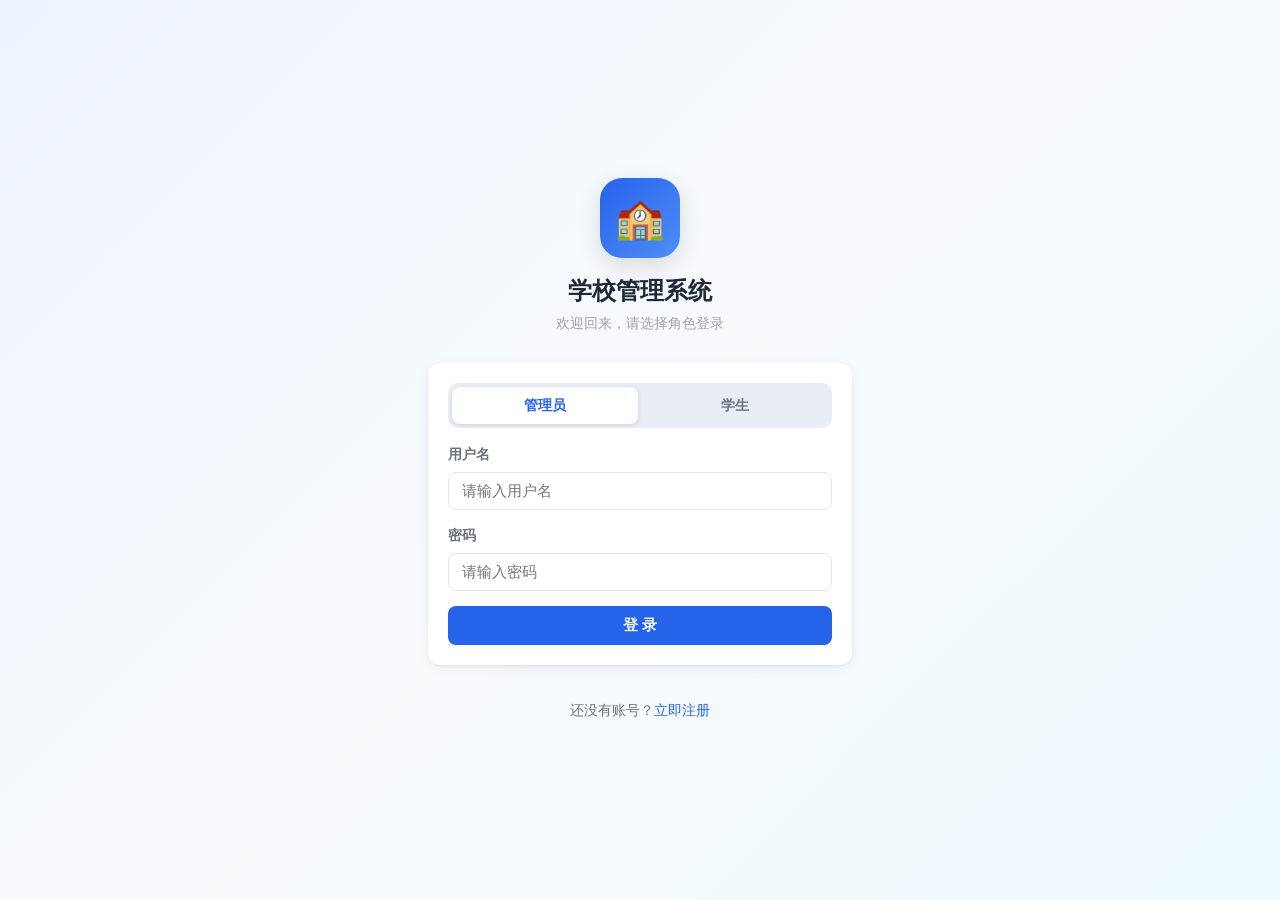
<file: static/classes_form.html>
<!DOCTYPE html>
<html lang="zh-CN">
<head>
  <meta charset="UTF-8">
  <meta name="viewport" content="width=device-width, initial-scale=1.0, viewport-fit=cover">
  <title>班级信息 - 学校管理系统</title>
  <link rel="stylesheet" href="css/style.css">
</head>
<body>

<nav class="navbar">
  <button class="btn-back" onclick="window.location.href='classes_list.html'">&#8592;</button>
  <span class="brand" onclick="window.location.href='index.html'"><span class="logo-dot">&#127979;</span> <span id="page-title">新增班级</span></span>
  <div class="nav-right">
    <button class="btn-logout" onclick="logout()">退出</button>
  </div>
</nav>

<div class="page">
  <div class="card">
    <div class="card-header" id="form-title">新增班级</div>

    <form id="class-form" autocomplete="off">
      <div class="form-group">
        <label for="name">班级名称 <span class="required">*</span></label>
        <input type="text" id="name" placeholder="如：高一(3)班" maxlength="50">
        <div class="field-error" id="name-error">请输入班级名称</div>
      </div>
      <div class="form-group">
        <label for="grade">年级 <span class="required">*</span></label>
        <select id="grade">
          <option value="">请选择年级</option>
          <option value="高一">高一</option>
          <option value="高二">高二</option>
          <option value="高三">高三</option>
        </select>
        <div class="field-error" id="grade-error">请选择年级</div>
      </div>
      <div class="form-group">
        <label for="head-teacher">班主任老师 <span class="required">*</span></label>
        <select id="head-teacher">
          <option value="">请选择老师</option>
        </select>
      </div>

      <div class="btn-group" style="margin-top:6px;">
        <button type="button" class="btn btn-ghost" onclick="window.location.href='classes_list.html'">取 消</button>
        <button type="submit" class="btn btn-primary" id="btn-submit">提 交</button>
      </div>
    </form>
  </div>
</div>

<script src="js/api.js"></script>
<script src="js/auth.js"></script>
<script src="js/layout.js"></script>
<script>
(function () {
  var user = checkAuth();

  var params = new URLSearchParams(window.location.search);
  var mode = params.get('mode') || 'add';
  var idParam = params.get('id');
  var editId = (idParam !== null && idParam !== '') ? parseInt(idParam, 10) : null;
  var isEdit = (mode === 'edit' && editId !== null && !isNaN(editId));

  // 加载老师下拉
  var headSelect = document.getElementById('head-teacher');
  apiGetAllTeachers()
    .then(function (res) {
      (res.data || []).forEach(function (t) {
        var opt = document.createElement('option');
        opt.value = t.id;
        opt.textContent = t.name + '（' + (t.subject || '--') + '）';
        headSelect.appendChild(opt);
      });
      loadFormData();
    })
    .catch(function (err) {
      showToast('加载老师列表失败: ' + (err.message || ''), 'error');
      loadFormData();
    });

  function loadFormData() {
    if (!isEdit) {
      document.getElementById('page-title').textContent = '新增班级';
      document.getElementById('form-title').textContent = '新增班级';
      return;
    }
    document.getElementById('page-title').textContent = '编辑班级';
    document.getElementById('form-title').textContent = '编辑班级 #' + editId;

    var cached = null;
    try {
      var raw = sessionStorage.getItem('edit_class');
      if (raw) {
        cached = JSON.parse(raw);
        sessionStorage.removeItem('edit_class');
        if (cached.id !== editId) cached = null;
      }
    } catch (e) { cached = null; }

    if (cached) {
      fillForm(cached);
    } else {
      toggleLoading(true, '加载班级信息...');
      fetch('/classes/one/' + editId).then(function (r) { return r.json(); })
        .then(function (res) {
          var d = (res && res.data) || null;
          if (d) fillForm(d);
          else showToast('未找到该班级信息', 'error');
        })
        .catch(function (err) { showToast('加载失败: ' + (err.message || ''), 'error'); })
        .finally(function () { toggleLoading(false); });
    }
  }

  function fillForm(d) {
    document.getElementById('name').value = d.name || '';
    document.getElementById('grade').value = d.grade || '';
    headSelect.value = d.head_teacher_id || '';
  }

  function validate() {
    var valid = true;
    var name = document.getElementById('name').value.trim();
    var grade = document.getElementById('grade').value;
    var head = headSelect.value;

    function setErr(id, elId, show) {
      document.getElementById(id).classList.toggle('show', show);
      document.getElementById(elId).classList.toggle('error', show);
    }
    if (!name) { setErr('name-error', 'name', true); valid = false; } else setErr('name-error', 'name', false);
    if (!grade) { setErr('grade-error', 'grade', true); valid = false; } else setErr('grade-error', 'grade', false);
    if (!head) { showToast('请选择班主任老师', 'warning'); valid = false; }
    return valid;
  }

  document.getElementById('class-form').addEventListener('submit', function (e) {
    e.preventDefault();
    if (!validate()) return;

    var data = {
      name: document.getElementById('name').value.trim(),
      grade: document.getElementById('grade').value,
      head_teacher_id: parseInt(headSelect.value, 10)
    };

    var btn = document.getElementById('btn-submit');
    btn.disabled = true;
    btn.textContent = '提交中...';
    toggleLoading(true, '保存中...');

    var promise = isEdit ? apiUpdateClass(editId, data) : apiAddClass(data);
    promise
      .then(function () {
        showToast(isEdit ? '修改成功' : '新增成功', 'success');
        setTimeout(function () { window.location.href = 'classes_list.html'; }, 600);
      })
      .catch(function (err) { showToast(err.message || '操作失败', 'error'); })
      .finally(function () {
        btn.disabled = false;
        btn.textContent = '提 交';
        toggleLoading(false);
      });
  });
})();
</script>

</body>
</html>
</file>
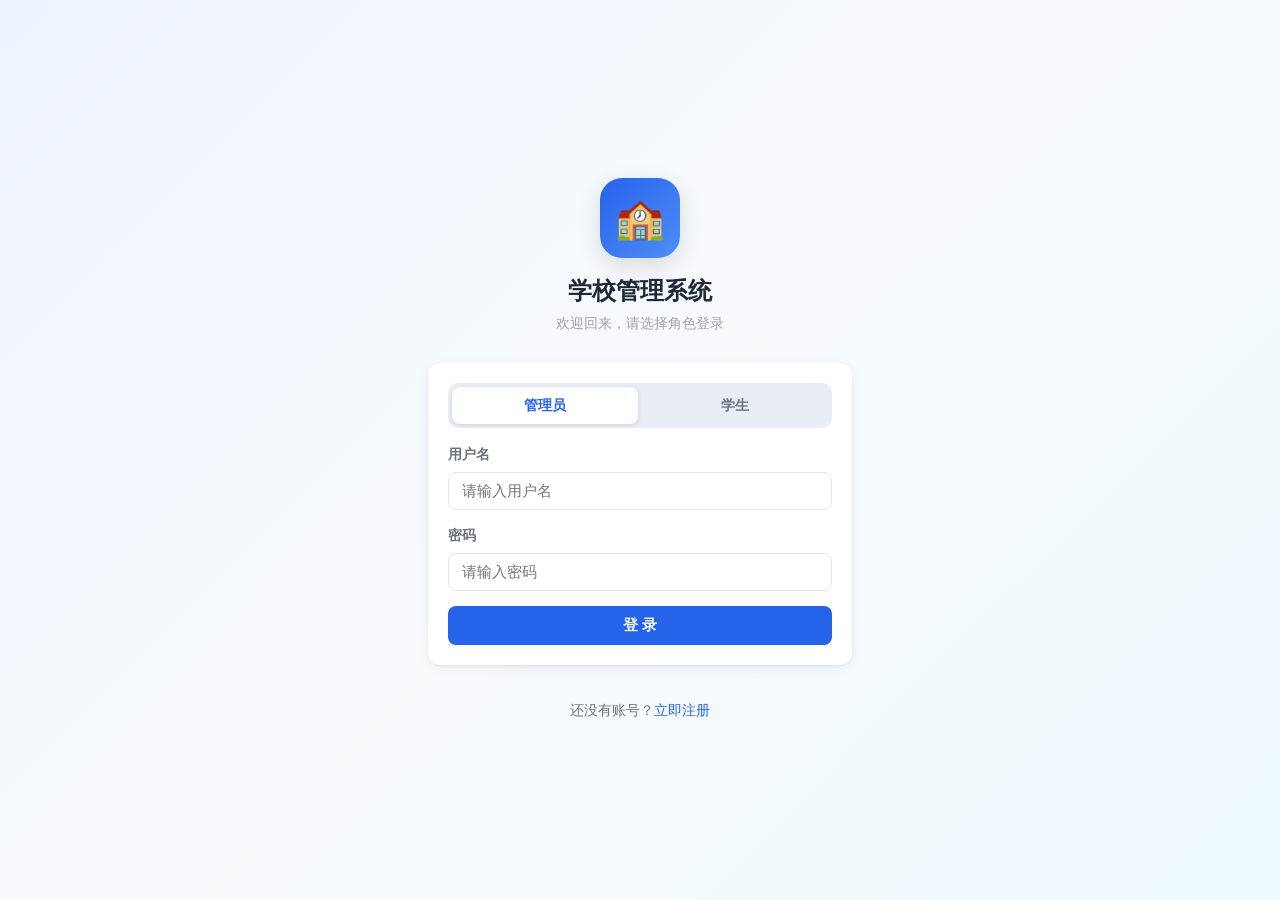
<file: static/classes_list.html>
<!DOCTYPE html>
<html lang="zh-CN">
<head>
  <meta charset="UTF-8">
  <meta name="viewport" content="width=device-width, initial-scale=1.0, viewport-fit=cover">
  <title>班级管理 - 学校管理系统</title>
  <link rel="stylesheet" href="css/style.css">
</head>
<body>

<nav class="navbar">
  <span class="brand" onclick="window.location.href='index.html'"><span class="logo-dot">&#127979;</span> 班级管理</span>
  <div class="nav-right">
    <span class="user-chip" id="user-name"></span>
    <button class="btn-logout" onclick="logout()">退出</button>
  </div>
</nav>

<div class="page">
  <div style="display:flex; justify-content:space-between; align-items:center; margin-bottom:12px;">
    <span style="font-size:.82rem; color:var(--text-muted);">共 <b id="total-count" style="color:var(--primary);">0</b> 条记录</span>
    <a href="classes_form.html" class="btn btn-primary btn-sm" style="width:auto;">+ 新增班级</a>
  </div>

  <div class="card" style="padding:8px 12px;">
    <div class="table-wrap">
      <table>
        <thead>
          <tr><th>班级名称</th><th>年级</th><th>学生数</th><th>班主任</th><th>操作</th></tr>
        </thead>
        <tbody id="table-body"></tbody>
      </table>
    </div>
  </div>

  <div class="card-list" id="card-list"></div>
  <div class="empty" id="empty-state" style="display:none;">
    <div class="icon">&#128203;</div>
    <div class="text">暂无班级数据</div>
  </div>

  <div class="pagination" id="pagination"></div>
</div>

<a href="classes_form.html" class="fab" title="新增班级">+</a>

<!-- 变更班主任弹窗 -->
<div class="modal-overlay" id="assign-modal">
  <div class="modal">
    <div class="modal-title">变更班主任</div>
    <div class="modal-body">
      <div class="form-group">
        <label>班级</label>
        <input type="text" id="assign-class-name" disabled style="background:var(--bg);">
      </div>
      <div class="form-group">
        <label for="assign-teacher">班主任老师 <span class="required">*</span></label>
        <select id="assign-teacher">
          <option value="">请选择老师</option>
        </select>
      </div>
    </div>
    <div class="modal-footer">
      <button class="btn btn-ghost btn-sm" id="assign-cancel">取消</button>
      <button class="btn btn-primary btn-sm" id="assign-save" style="width:auto;">保存</button>
    </div>
  </div>
</div>

<script src="js/api.js"></script>
<script src="js/auth.js"></script>
<script src="js/layout.js"></script>
<script>
(function () {
  var user = checkAuth();
  document.getElementById('user-name').textContent = user.nickname || user.username;

  var currentPage = 1, pageSize = 10;
  var tableBody = document.getElementById('table-body');
  var cardList = document.getElementById('card-list');
  var pagination = document.getElementById('pagination');
  var totalCount = document.getElementById('total-count');
  var assignModal = document.getElementById('assign-modal');
  var assignClassId = null;

  function escHtml(str) {
    if (str === null || str === undefined) return '--';
    return String(str).replace(/&/g, '&amp;').replace(/</g, '&lt;').replace(/>/g, '&gt;').replace(/"/g, '&quot;').replace(/'/g, '&#39;');
  }

  function buildActions(c) {
    var wrap = document.createElement('div');
    wrap.className = 'actions';
    var assignBtn = document.createElement('button');
    assignBtn.className = 'btn btn-outline btn-xs';
    assignBtn.textContent = '班主任';
    assignBtn.onclick = function () { openAssign(c); };
    var editBtn = document.createElement('button');
    editBtn.className = 'btn btn-outline btn-xs';
    editBtn.textContent = '编辑';
    editBtn.onclick = function () { editClass(c); };
    var delBtn = document.createElement('button');
    delBtn.className = 'btn btn-outline-danger btn-xs';
    delBtn.textContent = '删除';
    delBtn.onclick = function () { delClass(c.id, c.name || ''); };
    wrap.appendChild(assignBtn);
    wrap.appendChild(editBtn);
    wrap.appendChild(delBtn);
    return wrap;
  }

  function renderRows(rows) {
    tableBody.innerHTML = '';
    cardList.innerHTML = '';
    var emptyState = document.getElementById('empty-state');
    if (!rows || rows.length === 0) {
      emptyState.style.display = 'block';
      return;
    }
    emptyState.style.display = 'none';

    rows.forEach(function (c) {
      var tr = document.createElement('tr');
      tr.innerHTML =
        '<td><b>' + escHtml(c.name) + '</b></td>' +
        '<td><span class="badge blue">' + escHtml(c.grade) + '</span></td>' +
        '<td><span class="badge ' + ((c.student_count || 0) > 0 ? 'green' : 'gray') + '">' + (c.student_count || 0) + ' 人</span></td>' +
        '<td>' + escHtml(c.head_teacher_name) + '</td>';
      var td = document.createElement('td');
      td.appendChild(buildActions(c));
      tr.appendChild(td);
      tableBody.appendChild(tr);
    });

    rows.forEach(function (c) {
      var card = document.createElement('div');
      card.className = 'list-card';
      card.innerHTML =
        '<div class="lc-head"><span class="lc-name">' + escHtml(c.name) + '</span>' +
        '<span class="badge blue">' + escHtml(c.grade) + '</span></div>' +
        '<div class="lc-rows">' +
        '<div class="lc-row"><span class="lc-label">学生数</span><span class="lc-value">' + (c.student_count || 0) + ' 人</span></div>' +
        '<div class="lc-row"><span class="lc-label">班主任</span><span class="lc-value">' + escHtml(c.head_teacher_name) + '</span></div>' +
        '</div><div class="lc-actions"></div>';
      card.querySelector('.lc-actions').appendChild(buildActions(c));
      cardList.appendChild(card);
    });
  }

  function renderPagination(total, page, totalPages) {
    totalCount.textContent = total;
    if (totalPages <= 1) { pagination.innerHTML = ''; return; }
    var html = '<button ' + (page <= 1 ? 'disabled' : '') + ' onclick="goPage(' + (page - 1) + ')">上一页</button>';
    var start = Math.max(1, page - 2);
    var end = Math.min(totalPages, page + 2);
    if (end - start < 4) {
      if (start === 1) end = Math.min(totalPages, start + 4);
      else start = Math.max(1, end - 4);
    }
    if (start > 1) html += '<button onclick="goPage(1)">1</button><span style="padding:0 2px;color:var(--text-muted);">...</span>';
    for (var i = start; i <= end; i++) html += '<button ' + (i === page ? 'class="active"' : '') + ' onclick="goPage(' + i + ')">' + i + '</button>';
    if (end < totalPages) html += '<span style="padding:0 2px;color:var(--text-muted);">...</span><button onclick="goPage(' + totalPages + ')">' + totalPages + '</button>';
    html += '<button ' + (page >= totalPages ? 'disabled' : '') + ' onclick="goPage(' + (page + 1) + ')">下一页</button>';
    html += '<span class="page-info">第 ' + page + '/' + totalPages + ' 页</span>';
    pagination.innerHTML = html;
  }

  function loadData(page) {
    page = page || 1;
    toggleLoading(true, '加载中...');
    apiGetClassPage(page, pageSize)
      .then(function (res) {
        renderRows(res.rows || []);
        renderPagination(res.total, res.page, res.total_pages);
        currentPage = res.page;
      })
      .catch(function (err) { showToast(err.message || '加载失败', 'error'); renderRows([]); })
      .finally(function () { toggleLoading(false); });
  }

  window.goPage = loadData;

  window.editClass = function (c) {
    try { sessionStorage.setItem('edit_class', JSON.stringify(c)); } catch (e) {}
    window.location.href = 'classes_form.html?mode=edit&id=' + c.id;
  };

  window.delClass = function (id, name) {
    showConfirm('删除确认', '确定要删除班级「' + name + '」吗？此操作不可撤销。')
      .then(function (ok) {
        if (!ok) return;
        toggleLoading(true, '删除中...');
        apiDeleteClass(id)
          .then(function () { showToast('删除成功', 'success'); loadData(currentPage); })
          .catch(function (err) { showToast(err.message || '删除失败', 'error'); toggleLoading(false); });
      });
  };

  // ---- 变更班主任 ----
  function openAssign(c) {
    assignClassId = c.id;
    document.getElementById('assign-class-name').value = c.name || '';
    document.getElementById('assign-teacher').value = c.head_teacher_id || '';
    assignModal.classList.add('show');
    // 加载老师下拉（若为空）
    var sel = document.getElementById('assign-teacher');
    if (sel.options.length <= 1) {
      toggleLoading(true, '加载老师...');
      apiGetAllTeachers()
        .then(function (res) {
          sel.innerHTML = '<option value="">请选择老师</option>';
          (res.data || []).forEach(function (t) {
            var opt = document.createElement('option');
            opt.value = t.id;
            opt.textContent = t.name + '（' + (t.subject || '--') + '）';
            sel.appendChild(opt);
          });
          sel.value = c.head_teacher_id || '';
        })
        .catch(function (err) { showToast(err.message || '加载老师失败', 'error'); })
        .finally(function () { toggleLoading(false); });
    }
  }

  function closeAssign() { assignModal.classList.remove('show'); }

  document.getElementById('assign-cancel').onclick = closeAssign;
  assignModal.onclick = function (e) { if (e.target === assignModal) closeAssign(); };
  document.getElementById('assign-save').onclick = function () {
    var teacherId = document.getElementById('assign-teacher').value;
    if (!teacherId) { showToast('请选择班主任老师', 'warning'); return; }
    toggleLoading(true, '保存中...');
    apiAssignHeadTeacher(assignClassId, teacherId)
      .then(function () {
        showToast('班主任已更新', 'success');
        closeAssign();
        loadData(currentPage);
      })
      .catch(function (err) { showToast(err.message || '保存失败', 'error'); })
      .finally(function () { toggleLoading(false); });
  };

  loadData(1);
})();
</script>

</body>
</html>
</file>
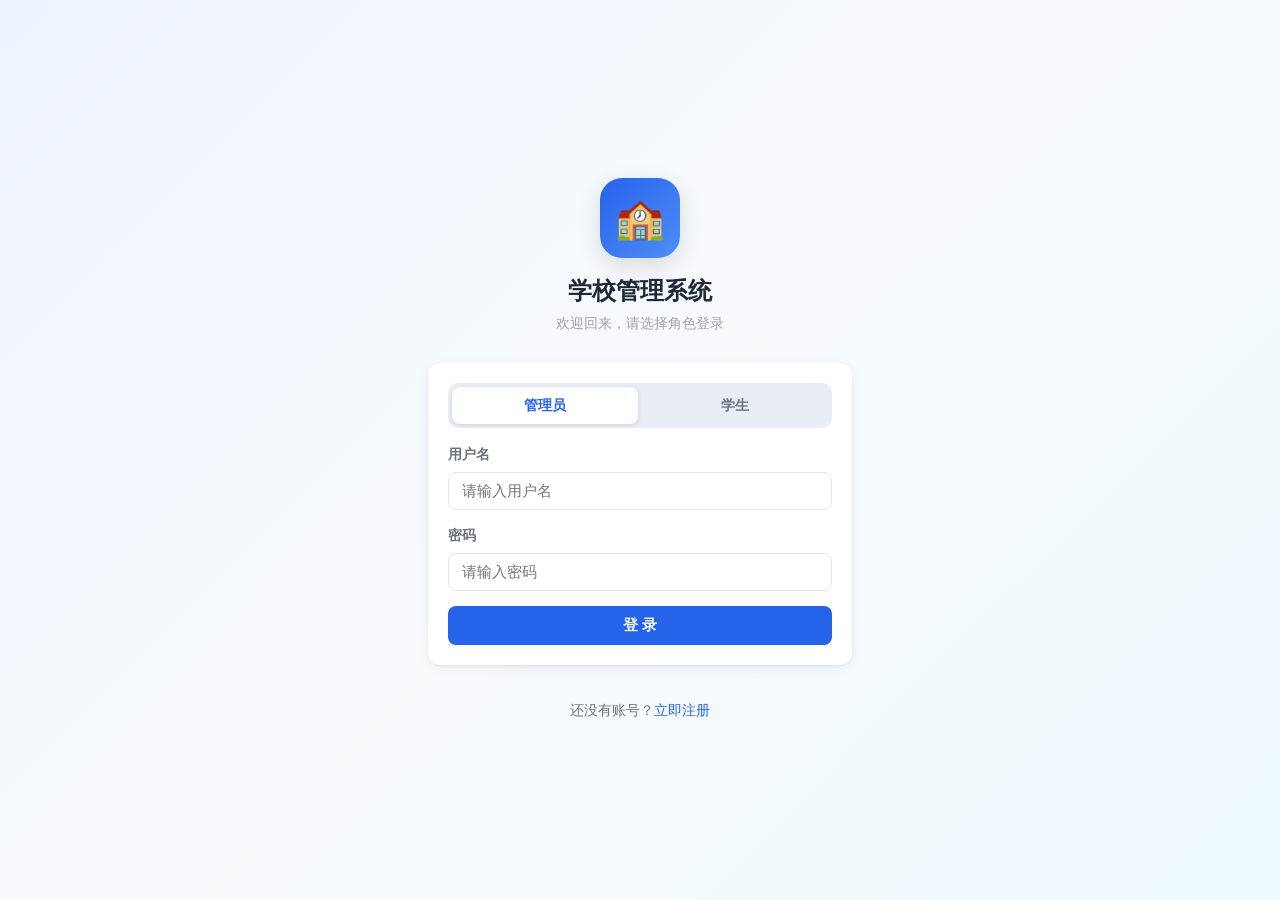
<file: static/course_form.html>
<!DOCTYPE html>
<html lang="zh-CN">
<head>
  <meta charset="UTF-8">
  <meta name="viewport" content="width=device-width, initial-scale=1.0, viewport-fit=cover">
  <title>课程信息 - 学校管理系统</title>
  <link rel="stylesheet" href="css/style.css">
</head>
<body>

<nav class="navbar">
  <button class="btn-back" onclick="window.location.href='course_list.html'">&#8592;</button>
  <span class="brand" onclick="window.location.href='index.html'"><span class="logo-dot">&#127979;</span> <span id="page-title">新增课程</span></span>
  <div class="nav-right">
    <button class="btn-logout" onclick="logout()">退出</button>
  </div>
</nav>

<div class="page">
  <div class="card">
    <div class="card-header" id="form-title">新增课程</div>

    <form id="course-form" autocomplete="off">
      <div class="form-group">
        <label for="name">课程名称 <span class="required">*</span></label>
        <input type="text" id="name" placeholder="如：语文 / 数学 / 化学..." maxlength="100">
        <div class="field-error" id="name-error">请输入课程名称</div>
      </div>
      <div class="form-group">
        <label for="credit">学分 <span class="required">*</span></label>
        <input type="number" id="credit" placeholder="请输入学分" min="1" max="20">
        <div class="field-error" id="credit-error">请输入有效学分 (1-20)</div>
      </div>
      <div class="form-group">
        <label for="teacher">任课老师</label>
        <select id="teacher">
          <option value="">请选择老师（可选）</option>
        </select>
      </div>

      <div class="btn-group" style="margin-top:6px;">
        <button type="button" class="btn btn-ghost" onclick="window.location.href='course_list.html'">取 消</button>
        <button type="submit" class="btn btn-primary" id="btn-submit">提 交</button>
      </div>
    </form>
  </div>
</div>

<script src="js/api.js"></script>
<script src="js/auth.js"></script>
<script src="js/layout.js"></script>
<script>
(function () {
  var user = checkAuth();

  var params = new URLSearchParams(window.location.search);
  var mode = params.get('mode') || 'add';
  var idParam = params.get('id');
  var editId = (idParam !== null && idParam !== '') ? parseInt(idParam, 10) : null;
  var isEdit = (mode === 'edit' && editId !== null && !isNaN(editId));

  var teacherSelect = document.getElementById('teacher');
  apiGetAllTeachers()
    .then(function (res) {
      (res.data || []).forEach(function (t) {
        var opt = document.createElement('option');
        opt.value = t.id;
        opt.textContent = t.name + '（' + (t.subject || '--') + '）';
        teacherSelect.appendChild(opt);
      });
      loadFormData();
    })
    .catch(function () { loadFormData(); });

  function loadFormData() {
    if (!isEdit) {
      document.getElementById('page-title').textContent = '新增课程';
      document.getElementById('form-title').textContent = '新增课程';
      return;
    }
    document.getElementById('page-title').textContent = '编辑课程';
    document.getElementById('form-title').textContent = '编辑课程 #' + editId;

    var cached = null;
    try {
      var raw = sessionStorage.getItem('edit_course');
      if (raw) {
        cached = JSON.parse(raw);
        sessionStorage.removeItem('edit_course');
        if (cached.id !== editId) cached = null;
      }
    } catch (e) { cached = null; }

    if (cached) {
      fillForm(cached);
    } else {
      toggleLoading(true, '加载课程信息...');
      apiSearchCourse({ course_id: editId })
        .then(function (res) {
          var rows = (res && res.data) || [];
          var found = null;
          for (var i = 0; i < rows.length; i++) if (rows[i].id === editId) { found = rows[i]; break; }
          if (found) fillForm(found);
          else showToast('未找到该课程信息', 'error');
        })
        .catch(function (err) { showToast('加载失败: ' + (err.message || ''), 'error'); })
        .finally(function () { toggleLoading(false); });
    }
  }

  function fillForm(d) {
    document.getElementById('name').value = d.name || '';
    document.getElementById('credit').value = d.credit || '';
    teacherSelect.value = d.teacher_id || '';
  }

  function validate() {
    var valid = true;
    var name = document.getElementById('name').value.trim();
    var credit = parseInt(document.getElementById('credit').value, 10);
    function setErr(id, elId, show) {
      document.getElementById(id).classList.toggle('show', show);
      document.getElementById(elId).classList.toggle('error', show);
    }
    if (!name) { setErr('name-error', 'name', true); valid = false; } else setErr('name-error', 'name', false);
    if (isNaN(credit) || credit < 1 || credit > 20) { setErr('credit-error', 'credit', true); valid = false; } else setErr('credit-error', 'credit', false);
    return valid;
  }

  document.getElementById('course-form').addEventListener('submit', function (e) {
    e.preventDefault();
    if (!validate()) return;

    var name = document.getElementById('name').value.trim();
    var credit = parseInt(document.getElementById('credit').value, 10);
    var teacherId = teacherSelect.value;

    var btn = document.getElementById('btn-submit');
    btn.disabled = true;
    btn.textContent = '提交中...';
    toggleLoading(true, '保存中...');

    var promise;
    if (isEdit) {
      promise = apiUpdateCourse(editId, {
        name: name,
        credit: credit,
        teacher_id: teacherId ? parseInt(teacherId, 10) : null
      });
    } else {
      promise = apiAddCourse({ name: name, credit: credit }, teacherId ? parseInt(teacherId, 10) : null);
    }

    promise
      .then(function () {
        showToast(isEdit ? '修改成功' : '新增成功', 'success');
        setTimeout(function () { window.location.href = 'course_list.html'; }, 600);
      })
      .catch(function (err) { showToast(err.message || '操作失败', 'error'); })
      .finally(function () {
        btn.disabled = false;
        btn.textContent = '提 交';
        toggleLoading(false);
      });
  });
})();
</script>

</body>
</html>
</file>
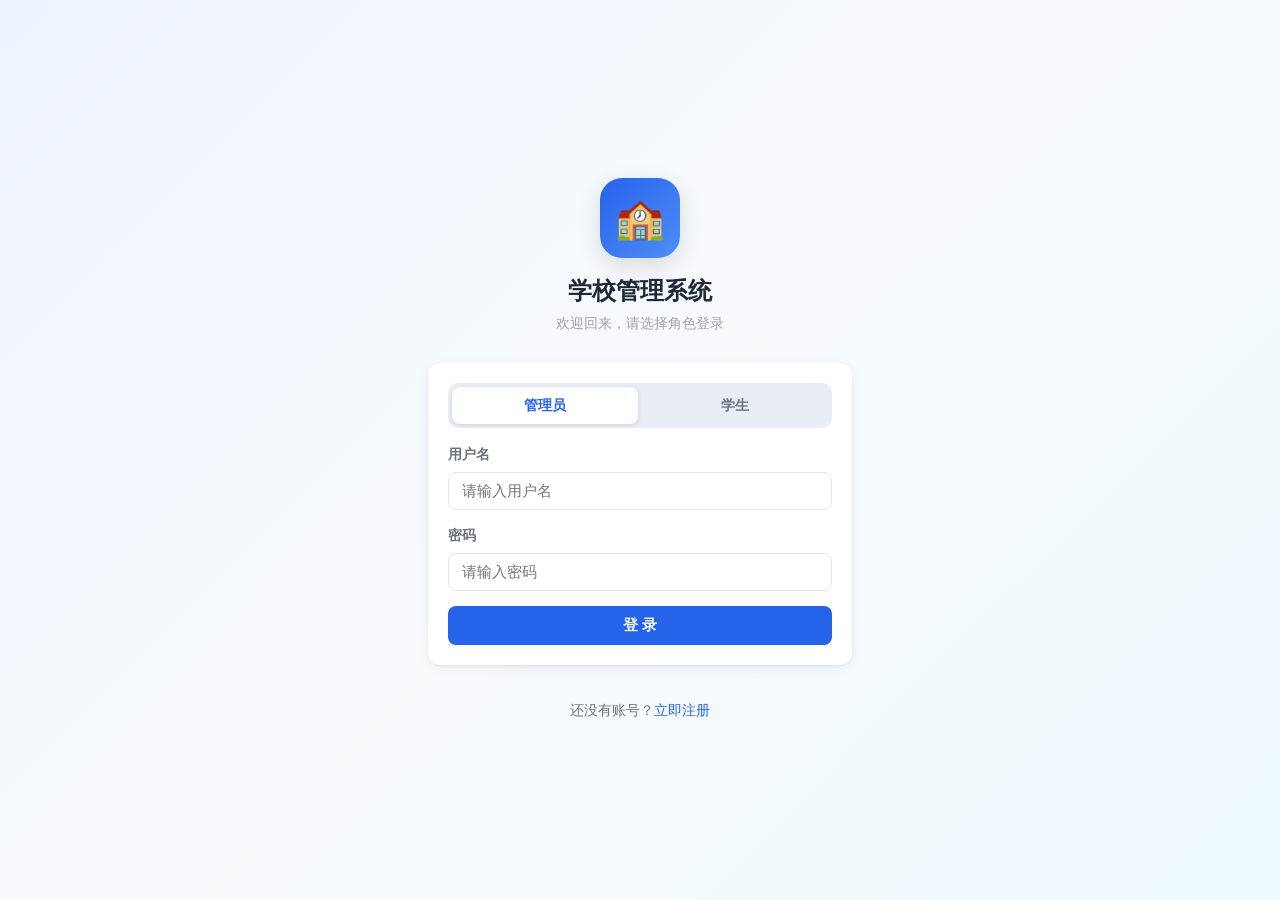
<file: static/course_list.html>
<!DOCTYPE html>
<html lang="zh-CN">
<head>
  <meta charset="UTF-8">
  <meta name="viewport" content="width=device-width, initial-scale=1.0, viewport-fit=cover">
  <title>课程管理 - 学校管理系统</title>
  <link rel="stylesheet" href="css/style.css">
</head>
<body>

<nav class="navbar">
  <span class="brand" onclick="window.location.href='index.html'"><span class="logo-dot">&#127979;</span> 课程管理</span>
  <div class="nav-right">
    <span class="user-chip" id="user-name"></span>
    <button class="btn-logout" onclick="logout()">退出</button>
  </div>
</nav>

<div class="page">
  <div class="toolbar">
    <input type="text" id="keyword" placeholder="搜索课程名称 / 课程ID..." maxlength="50">
    <button class="btn btn-primary btn-sm" id="btn-search">搜索</button>
    <button class="btn btn-ghost btn-sm" id="btn-reset">重置</button>
  </div>

  <div style="display:flex; justify-content:space-between; align-items:center; margin-bottom:12px;">
    <span style="font-size:.82rem; color:var(--text-muted);">共 <b id="total-count" style="color:var(--primary);">0</b> 条记录</span>
    <a href="course_form.html" class="btn btn-primary btn-sm" style="width:auto;">+ 新增课程</a>
  </div>

  <div class="card" style="padding:8px 12px;">
    <div class="table-wrap">
      <table>
        <thead>
          <tr><th>课程名称</th><th>学分</th><th>任课老师</th><th>操作</th></tr>
        </thead>
        <tbody id="table-body"></tbody>
      </table>
    </div>
  </div>

  <div class="card-list" id="card-list"></div>
  <div class="empty" id="empty-state" style="display:none;">
    <div class="icon">&#128203;</div>
    <div class="text" id="empty-text">暂无课程数据</div>
  </div>

  <div class="pagination" id="pagination"></div>
</div>

<a href="course_form.html" class="fab" title="新增课程">+</a>

<!-- 选老师弹窗 -->
<div class="modal-overlay" id="assign-modal">
  <div class="modal">
    <div class="modal-title">分配任课老师</div>
    <div class="modal-body">
      <div class="form-group">
        <label>课程</label>
        <input type="text" id="assign-course-name" disabled style="background:var(--bg);">
      </div>
      <div class="form-group">
        <label for="assign-teacher">授课老师 <span class="required">*</span></label>
        <select id="assign-teacher">
          <option value="">请选择老师</option>
        </select>
      </div>
    </div>
    <div class="modal-footer">
      <button class="btn btn-ghost btn-sm" id="assign-cancel">取消</button>
      <button class="btn btn-primary btn-sm" id="assign-save" style="width:auto;">保存</button>
    </div>
  </div>
</div>

<script src="js/api.js"></script>
<script src="js/auth.js"></script>
<script src="js/layout.js"></script>
<script>
(function () {
  var user = checkAuth();
  document.getElementById('user-name').textContent = user.nickname || user.username;

  var currentPage = 1, pageSize = 10, isSearchMode = false, searchResults = [];
  var tableBody = document.getElementById('table-body');
  var cardList = document.getElementById('card-list');
  var emptyState = document.getElementById('empty-state');
  var emptyText = document.getElementById('empty-text');
  var pagination = document.getElementById('pagination');
  var totalCount = document.getElementById('total-count');
  var keywordInput = document.getElementById('keyword');
  var assignModal = document.getElementById('assign-modal');
  var assignCourseId = null;

  function escHtml(str) {
    if (str === null || str === undefined) return '--';
    return String(str).replace(/&/g, '&amp;').replace(/</g, '&lt;').replace(/>/g, '&gt;').replace(/"/g, '&quot;').replace(/'/g, '&#39;');
  }

  function buildActions(c) {
    var wrap = document.createElement('div');
    wrap.className = 'actions';
    var assignBtn = document.createElement('button');
    assignBtn.className = 'btn btn-outline btn-xs';
    assignBtn.textContent = '选老师';
    assignBtn.onclick = function () { openAssign(c); };
    var editBtn = document.createElement('button');
    editBtn.className = 'btn btn-outline btn-xs';
    editBtn.textContent = '编辑';
    editBtn.onclick = function () { editCourse(c); };
    var delBtn = document.createElement('button');
    delBtn.className = 'btn btn-outline-danger btn-xs';
    delBtn.textContent = '删除';
    delBtn.onclick = function () { delCourse(c.id, c.name || ''); };
    wrap.appendChild(assignBtn);
    wrap.appendChild(editBtn);
    wrap.appendChild(delBtn);
    return wrap;
  }

  function renderRows(rows) {
    tableBody.innerHTML = '';
    cardList.innerHTML = '';
    if (!rows || rows.length === 0) {
      emptyState.style.display = 'block';
      emptyText.textContent = isSearchMode ? '未找到匹配的课程' : '暂无课程数据';
      return;
    }
    emptyState.style.display = 'none';

    rows.forEach(function (c) {
      var tr = document.createElement('tr');
      tr.innerHTML =
        '<td><b>' + escHtml(c.name) + '</b></td>' +
        '<td><span class="badge gray">' + (c.credit || 0) + ' 学分</span></td>' +
        '<td>' + escHtml(c.teacher_name) + '</td>';
      var td = document.createElement('td');
      td.appendChild(buildActions(c));
      tr.appendChild(td);
      tableBody.appendChild(tr);
    });

    rows.forEach(function (c) {
      var card = document.createElement('div');
      card.className = 'list-card';
      card.innerHTML =
        '<div class="lc-head"><span class="lc-name">' + escHtml(c.name) + '</span>' +
        '<span class="badge gray">' + (c.credit || 0) + ' 学分</span></div>' +
        '<div class="lc-rows">' +
        '<div class="lc-row"><span class="lc-label">任课老师</span><span class="lc-value">' + escHtml(c.teacher_name) + '</span></div>' +
        '</div><div class="lc-actions"></div>';
      card.querySelector('.lc-actions').appendChild(buildActions(c));
      cardList.appendChild(card);
    });
  }

  function renderPagination(total, page, totalPages) {
    totalCount.textContent = total;
    if (totalPages <= 1) { pagination.innerHTML = ''; return; }
    var html = '<button ' + (page <= 1 ? 'disabled' : '') + ' onclick="goPage(' + (page - 1) + ')">上一页</button>';
    var start = Math.max(1, page - 2);
    var end = Math.min(totalPages, page + 2);
    if (end - start < 4) {
      if (start === 1) end = Math.min(totalPages, start + 4);
      else start = Math.max(1, end - 4);
    }
    if (start > 1) html += '<button onclick="goPage(1)">1</button><span style="padding:0 2px;color:var(--text-muted);">...</span>';
    for (var i = start; i <= end; i++) html += '<button ' + (i === page ? 'class="active"' : '') + ' onclick="goPage(' + i + ')">' + i + '</button>';
    if (end < totalPages) html += '<span style="padding:0 2px;color:var(--text-muted);">...</span><button onclick="goPage(' + totalPages + ')">' + totalPages + '</button>';
    html += '<button ' + (page >= totalPages ? 'disabled' : '') + ' onclick="goPage(' + (page + 1) + ')">下一页</button>';
    html += '<span class="page-info">第 ' + page + '/' + totalPages + ' 页</span>';
    pagination.innerHTML = html;
  }

  function paginateArray(arr, page, size) { return arr.slice((page - 1) * size, page * size); }

  function loadData(page) {
    page = page || 1;
    toggleLoading(true, '加载中...');
    apiGetCoursePage(page, pageSize)
      .then(function (res) {
        renderRows(res.rows || []);
        renderPagination(res.total, res.page, res.total_pages);
        currentPage = res.page;
        isSearchMode = false;
      })
      .catch(function (err) { showToast(err.message || '加载失败', 'error'); renderRows([]); })
      .finally(function () { toggleLoading(false); });
  }

  function doSearch(page) {
    page = page || 1;
    var kw = keywordInput.value.trim();
    if (!kw) { loadData(1); return; }
    var params = {};
    if (/^\d+$/.test(kw)) { params.course_id = kw; }
    else if (kw.length >= 2) { params.name = kw; }
    else { showToast('课程名至少输入 2 个字符', 'warning'); return; }

    toggleLoading(true, '搜索中...');
    apiSearchCourse(params)
      .then(function (res) {
        searchResults = res.data || [];
        isSearchMode = true;
        var total = searchResults.length;
        var totalPages = Math.max(1, Math.ceil(total / pageSize));
        currentPage = Math.min(page, totalPages);
        renderRows(paginateArray(searchResults, currentPage, pageSize));
        renderPagination(total, currentPage, totalPages);
        if (total === 0) showToast('未找到匹配的课程', 'warning');
      })
      .catch(function (err) { showToast(err.message || '搜索失败', 'error'); })
      .finally(function () { toggleLoading(false); });
  }

  window.goPage = function (page) {
    if (isSearchMode) {
      var totalPages = Math.max(1, Math.ceil(searchResults.length / pageSize));
      currentPage = Math.min(page, totalPages);
      renderRows(paginateArray(searchResults, currentPage, pageSize));
      renderPagination(searchResults.length, currentPage, totalPages);
    } else {
      loadData(page);
    }
  };

  window.editCourse = function (c) {
    try { sessionStorage.setItem('edit_course', JSON.stringify(c)); } catch (e) {}
    window.location.href = 'course_form.html?mode=edit&id=' + c.id;
  };

  window.delCourse = function (id, name) {
    showConfirm('删除确认', '确定要删除课程「' + name + '」吗？此操作不可撤销。')
      .then(function (ok) {
        if (!ok) return;
        toggleLoading(true, '删除中...');
        apiDeleteCourse(id)
          .then(function () {
            showToast('删除成功', 'success');
            if (isSearchMode) doSearch(currentPage); else loadData(currentPage);
          })
          .catch(function (err) { showToast(err.message || '删除失败', 'error'); toggleLoading(false); });
      });
  };

  // ---- 选老师 ----
  function openAssign(c) {
    assignCourseId = c.id;
    document.getElementById('assign-course-name').value = c.name || '';
    document.getElementById('assign-teacher').value = c.teacher_id || '';
    assignModal.classList.add('show');
    var sel = document.getElementById('assign-teacher');
    if (sel.options.length <= 1) {
      toggleLoading(true, '加载老师...');
      apiGetAllTeachers()
        .then(function (res) {
          sel.innerHTML = '<option value="">请选择老师</option>';
          (res.data || []).forEach(function (t) {
            var opt = document.createElement('option');
            opt.value = t.id;
            opt.textContent = t.name + '（' + (t.subject || '--') + '）';
            sel.appendChild(opt);
          });
          sel.value = c.teacher_id || '';
        })
        .catch(function (err) { showToast(err.message || '加载老师失败', 'error'); })
        .finally(function () { toggleLoading(false); });
    }
  }

  function closeAssign() { assignModal.classList.remove('show'); }
  document.getElementById('assign-cancel').onclick = closeAssign;
  assignModal.onclick = function (e) { if (e.target === assignModal) closeAssign(); };
  document.getElementById('assign-save').onclick = function () {
    var teacherId = document.getElementById('assign-teacher').value;
    if (!teacherId) { showToast('请选择授课老师', 'warning'); return; }
    toggleLoading(true, '保存中...');
    apiCourseAssignTeacher(assignCourseId, teacherId)
      .then(function () {
        showToast('任课老师已更新', 'success');
        closeAssign();
        if (isSearchMode) doSearch(currentPage); else loadData(currentPage);
      })
      .catch(function (err) { showToast(err.message || '保存失败', 'error'); })
      .finally(function () { toggleLoading(false); });
  };

  document.getElementById('btn-search').addEventListener('click', function () { doSearch(1); });
  document.getElementById('btn-reset').addEventListener('click', function () {
    keywordInput.value = '';
    isSearchMode = false; searchResults = [];
    loadData(1);
  });
  keywordInput.addEventListener('keydown', function (e) { if (e.key === 'Enter') doSearch(1); });

  loadData(1);
})();
</script>

</body>
</html>
</file>
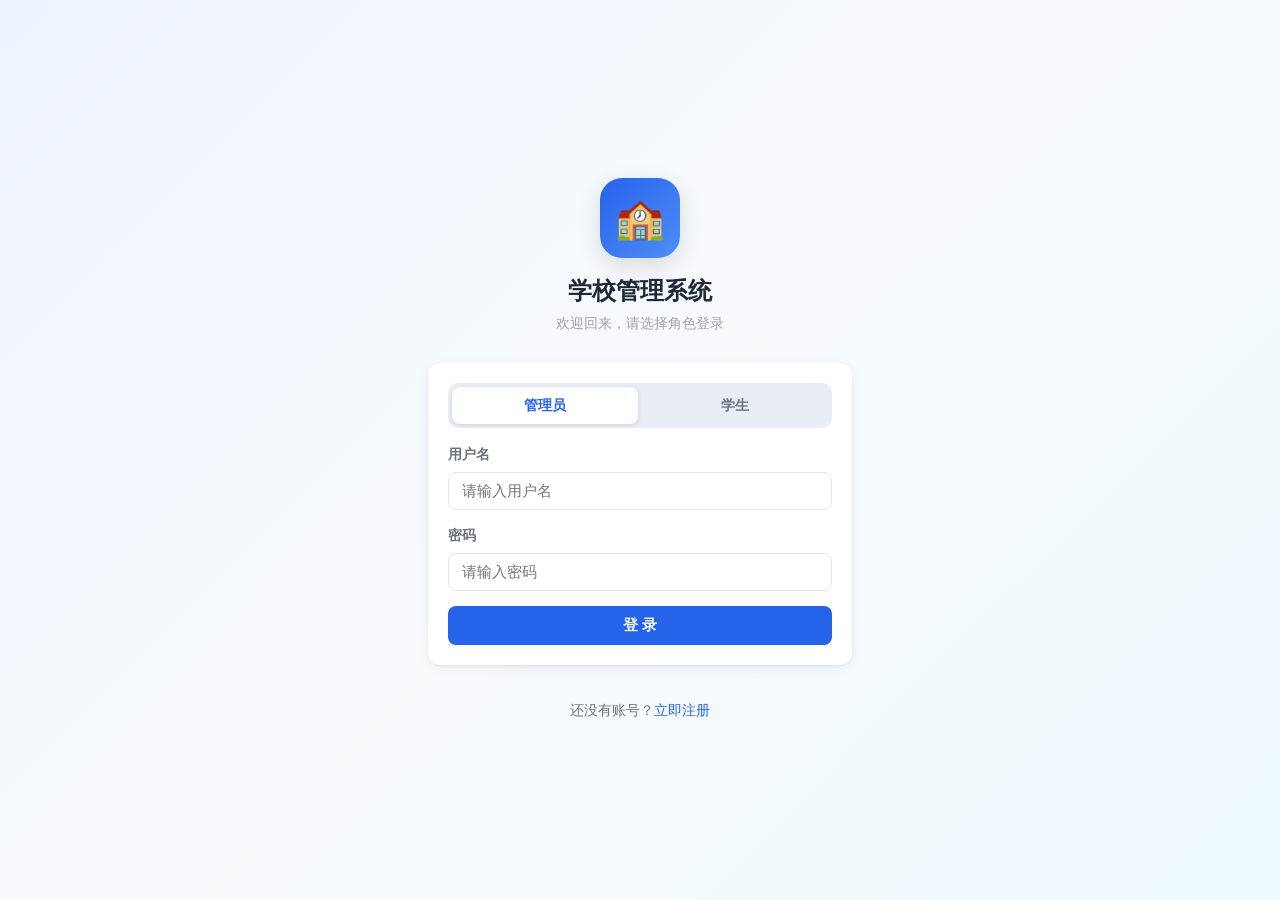
<file: static/custom_sql.html>
<!DOCTYPE html>
<html lang="zh-CN">
<head>
  <meta charset="UTF-8">
  <meta name="viewport" content="width=device-width, initial-scale=1.0, viewport-fit=cover">
  <title>自定义SQL - 学校管理系统</title>
  <link rel="stylesheet" href="css/style.css">
</head>
<body>

<nav class="navbar">
  <span class="brand" onclick="window.location.href='index.html'"><span class="logo-dot">&#127979;</span> 自定义SQL</span>
  <div class="nav-right">
    <span class="user-chip" id="user-name"></span>
    <button class="btn-logout" onclick="logout()">退出</button>
  </div>
</nav>

<div class="page">
  <div class="card">
    <div class="card-header">SQL 查询控制台</div>

    <div class="form-group">
      <label for="sql-input">请输入只读 SQL 语句</label>
      <textarea id="sql-input" placeholder="SELECT * FROM student; SELECT name, gender, COUNT(*) FROM student GROUP BY gender; SHOW TABLES; DESC classes; ..."></textarea>
    </div>

    <div style="display:flex; gap:8px; margin-bottom:10px;">
      <button class="btn btn-primary" id="btn-exec" style="flex:1;">执 行</button>
      <button class="btn btn-ghost" id="btn-clear" style="flex:0;">清 空</button>
    </div>

    <div style="font-size:.76rem; color:var(--warning); background:var(--warning-light); padding:9px 12px; border-radius:8px;">
      &#9888; 安全提示：出于安全考虑，仅允许执行 <b>SELECT / SHOW / DESC / DESCRIBE / EXPLAIN</b> 等查询语句，
      不支持 INSERT / UPDATE / DELETE / DROP 等修改操作。快捷键 <b>Ctrl + Enter</b> 执行。
    </div>
  </div>

  <!-- 常用查询快捷按钮 -->
  <div class="card">
    <div class="card-header">常用查询</div>
    <div style="display:flex; flex-wrap:wrap; gap:6px;">
      <button class="btn btn-outline btn-xs quick-sql">SELECT * FROM student</button>
      <button class="btn btn-outline btn-xs quick-sql">SELECT * FROM student ORDER BY id DESC</button>
      <button class="btn btn-outline btn-xs quick-sql">SELECT COUNT(*) AS cnt FROM student</button>
      <button class="btn btn-outline btn-xs quick-sql">SELECT gender, COUNT(*) AS cnt FROM student GROUP BY gender</button>
      <button class="btn btn-outline btn-xs quick-sql">SELECT grade, COUNT(*) AS cnt FROM student GROUP BY grade</button>
      <button class="btn btn-outline btn-xs quick-sql">SELECT * FROM teachers</button>
      <button class="btn btn-outline btn-xs quick-sql">SELECT * FROM classes</button>
      <button class="btn btn-outline btn-xs quick-sql">SELECT * FROM courses</button>
      <button class="btn btn-outline btn-xs quick-sql">SHOW TABLES</button>
      <button class="btn btn-outline btn-xs quick-sql">DESC student</button>
    </div>
  </div>

  <!-- 结果区域 -->
  <div class="sql-result" id="result-area" style="display:none;">
    <div class="card">
      <div class="result-header">
        <span class="result-count" id="result-count"></span>
        <span style="cursor:pointer; color:var(--text-muted); font-size:1.1rem; padding:0 4px;" onclick="document.getElementById('result-area').style.display='none';">&#10005;</span>
      </div>
      <div class="table-wrap">
        <table id="result-table">
          <thead id="result-thead"></thead>
          <tbody id="result-tbody"></tbody>
        </table>
      </div>
      <div id="result-message" style="display:none; padding:12px; font-size:.9rem;"></div>
    </div>
  </div>
</div>

<script src="js/api.js"></script>
<script src="js/auth.js"></script>
<script src="js/layout.js"></script>
<script>
(function () {
  var user = checkAuth();
  document.getElementById('user-name').textContent = user.nickname || user.username;

  var sqlInput = document.getElementById('sql-input');
  var resultArea = document.getElementById('result-area');

  document.getElementById('btn-exec').addEventListener('click', function () {
    var sql = sqlInput.value.trim();
    if (!sql) { showToast('请输入 SQL 语句', 'warning'); return; }

    var btn = document.getElementById('btn-exec');
    btn.disabled = true;
    btn.textContent = '执行中...';
    toggleLoading(true, '执行中...');

    apiCustomQuery(sql)
      .then(function (res) {
        resultArea.style.display = 'block';
        var isQuery = (res.type === 'query');
        document.getElementById('result-table').style.display = isQuery ? '' : 'none';
        document.getElementById('result-message').style.display = isQuery ? 'none' : '';

        if (isQuery) {
          var rows = res.rows || [];
          var displayRows = rows.slice(0, 200);
          var truncated = rows.length > 200;
          document.getElementById('result-count').textContent =
            '查询到 ' + rows.length + ' 条记录' + (truncated ? '（仅显示前 200 条）' : '');

          var columns = displayRows.length > 0 ? Object.keys(displayRows[0]) : [];
          var thead = document.getElementById('result-thead');
          thead.innerHTML = '';
          var thr = document.createElement('tr');
          columns.forEach(function (c) {
            var th = document.createElement('th');
            th.textContent = c;
            thr.appendChild(th);
          });
          thead.appendChild(thr);

          var tbody = document.getElementById('result-tbody');
          tbody.innerHTML = '';
          displayRows.forEach(function (row) {
            var tr = document.createElement('tr');
            columns.forEach(function (c) {
              var td = document.createElement('td');
              var val = row[c];
              if (val === null || val === undefined) {
                td.innerHTML = '<i style="color:#c3c3c3;">NULL</i>';
              } else {
                td.textContent = String(val);
              }
              tr.appendChild(td);
            });
            tbody.appendChild(tr);
          });
          if (displayRows.length === 0) {
            var emptyTr = document.createElement('tr');
            var emptyTd = document.createElement('td');
            emptyTd.colSpan = columns.length || 1;
            emptyTd.style.textAlign = 'center';
            emptyTd.style.color = '#9ca3af';
            emptyTd.textContent = '无数据';
            emptyTr.appendChild(emptyTd);
            tbody.appendChild(emptyTr);
          }
        } else {
          document.getElementById('result-count').textContent = '执行结果';
          var msgDiv = document.getElementById('result-message');
          msgDiv.style.display = 'block';
          msgDiv.innerHTML = '';
          var inner = document.createElement('div');
          inner.style.cssText = 'padding:14px; background:#f0fdf4; border-radius:8px; color:#16a34a; font-weight:600;';
          inner.textContent = res.message || '执行成功';
          msgDiv.appendChild(inner);
        }
        showToast('执行成功', 'success');
      })
      .catch(function (err) {
        resultArea.style.display = 'block';
        document.getElementById('result-table').style.display = 'none';
        document.getElementById('result-count').textContent = '执行失败';
        document.getElementById('result-message').style.display = 'block';
        document.getElementById('result-message').innerHTML = '';
        var errDiv = document.createElement('div');
        errDiv.style.cssText = 'padding:14px; background:#fef2f2; border-radius:8px; color:#ef4444;';
        errDiv.textContent = err.message || '执行失败';
        document.getElementById('result-message').appendChild(errDiv);
        showToast(err.message || '执行失败', 'error');
      })
      .finally(function () {
        btn.disabled = false;
        btn.textContent = '执 行';
        toggleLoading(false);
      });
  });

  document.getElementById('btn-clear').addEventListener('click', function () {
    sqlInput.value = '';
    resultArea.style.display = 'none';
  });

  document.querySelectorAll('.quick-sql').forEach(function (btn) {
    btn.addEventListener('click', function () { sqlInput.value = this.textContent; });
  });

  sqlInput.addEventListener('keydown', function (e) {
    if ((e.ctrlKey || e.metaKey) && e.key === 'Enter') {
      document.getElementById('btn-exec').click();
    }
  });
})();
</script>

</body>
</html>
</file>
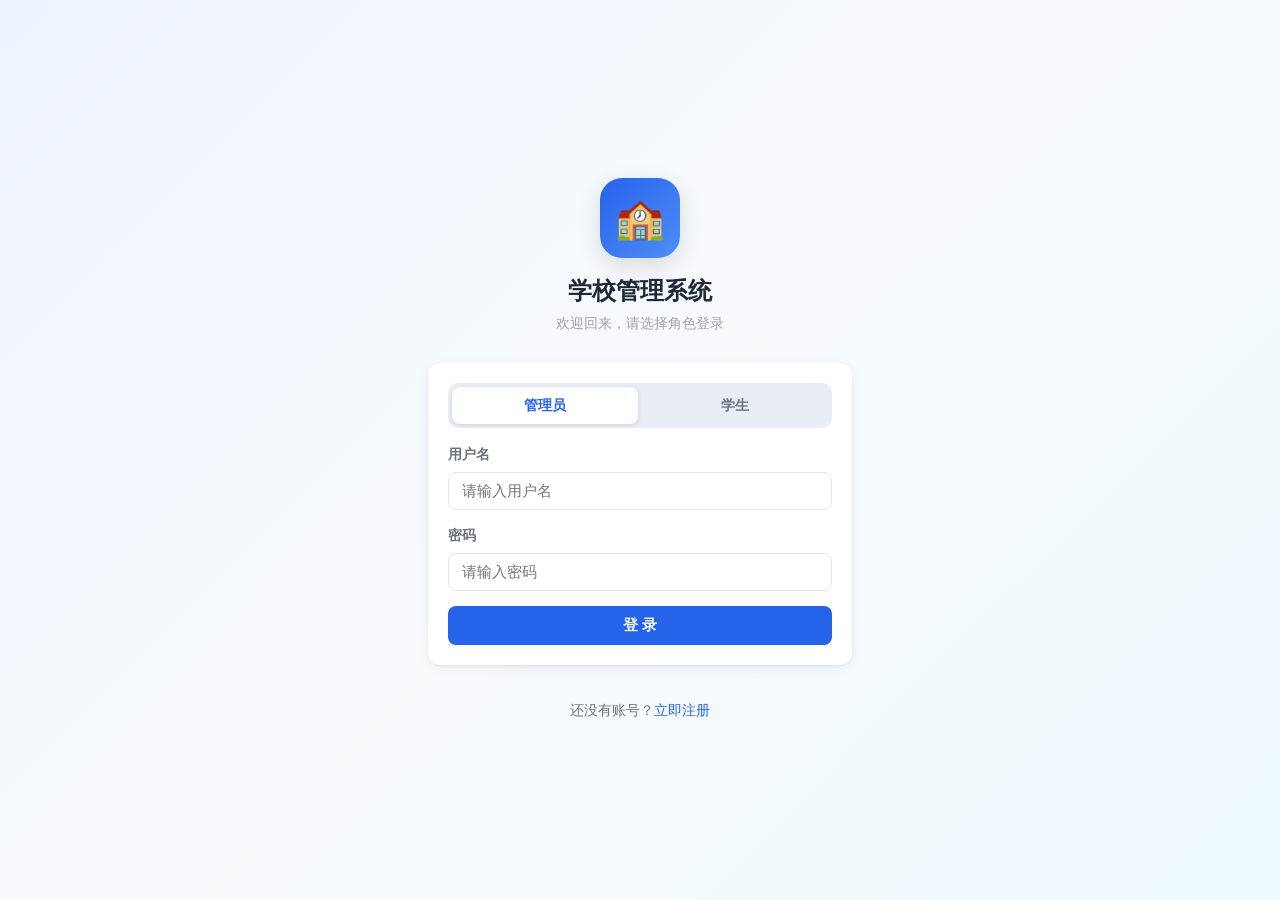
<file: static/login.html>
<!DOCTYPE html>
<html lang="zh-CN">
<head>
  <meta charset="UTF-8">
  <meta name="viewport" content="width=device-width, initial-scale=1.0, viewport-fit=cover">
  <title>登录 - 学校管理系统</title>
  <link rel="stylesheet" href="css/style.css">
</head>
<body>

<div class="auth-page">
  <div class="auth-logo">&#127979;</div>
  <div class="auth-title">学校管理系统</div>
  <div class="auth-sub">欢迎回来，请选择角色登录</div>

  <div class="card" style="padding:20px;">
    <!-- 角色选择（后端登录必须传角色） -->
    <div class="seg" id="role-seg">
      <button type="button" class="seg-item active" data-role="管理员">管理员</button>
      <button type="button" class="seg-item" data-role="学生">学生</button>
    </div>

    <div class="form-group">
      <label for="username">用户名</label>
      <input type="text" id="username" placeholder="请输入用户名" autocomplete="username">
    </div>
    <div class="form-group">
      <label for="password">密码</label>
      <input type="password" id="password" placeholder="请输入密码" autocomplete="current-password">
    </div>

    <button class="btn btn-primary" id="btn-login">登 录</button>
  </div>

  <p class="auth-switch">还没有账号？<a href="register.html">立即注册</a></p>
</div>

<script src="js/api.js"></script>
<script src="js/auth.js"></script>
<script>
(function () {
  // 已登录则直接跳转
  if (getUser()) {
    window.location.href = 'index.html';
    return;
  }

  var currentRole = '管理员';

  // 角色切换
  var segItems = document.querySelectorAll('#role-seg .seg-item');
  segItems.forEach(function (el) {
    el.addEventListener('click', function () {
      segItems.forEach(function (x) { x.classList.remove('active'); });
      this.classList.add('active');
      currentRole = this.getAttribute('data-role');
    });
  });

  var btn = document.getElementById('btn-login');
  var usernameEl = document.getElementById('username');
  var passwordEl = document.getElementById('password');

  document.addEventListener('keydown', function (e) {
    if (e.key === 'Enter') btn.click();
  });

  btn.addEventListener('click', function () {
    var username = usernameEl.value.trim();
    var password = passwordEl.value.trim();
    if (!username) { showToast('请输入用户名', 'warning'); return; }
    if (!password) { showToast('请输入密码', 'warning'); return; }

    btn.disabled = true;
    btn.textContent = '登录中...';
    toggleLoading(true, '登录中...');

    apiLogin(username, password, currentRole)
      .then(function (res) {
        var user = (res && res.data && res.data.uid !== undefined && res.data.uid !== null) ? res.data : null;
        if (!user) throw new Error('登录响应异常，请重试');
        saveUser(user);
        showToast('欢迎回来，' + (user.nickname || user.username), 'success');
        setTimeout(function () { window.location.href = 'index.html'; }, 500);
      })
      .catch(function (err) {
        showToast(err.message || '登录失败', 'error');
      })
      .finally(function () {
        btn.disabled = false;
        btn.textContent = '登 录';
        toggleLoading(false);
      });
  });
})();
</script>

</body>
</html>
</file>
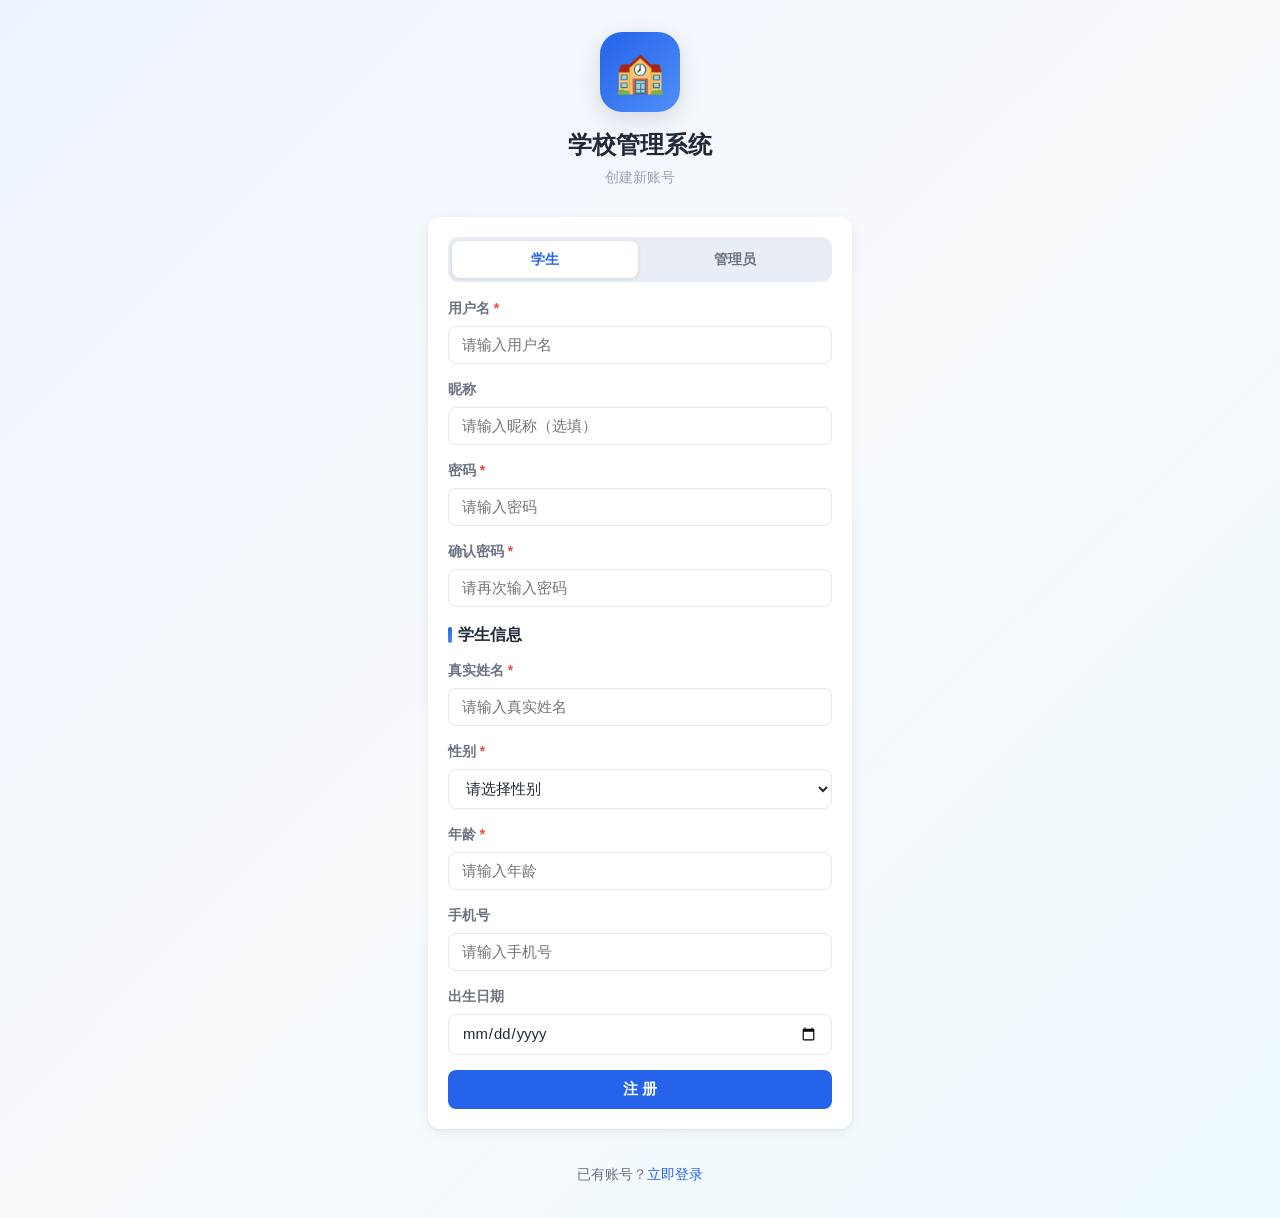
<file: static/register.html>
<!DOCTYPE html>
<html lang="zh-CN">
<head>
  <meta charset="UTF-8">
  <meta name="viewport" content="width=device-width, initial-scale=1.0, viewport-fit=cover">
  <title>注册 - 学校管理系统</title>
  <link rel="stylesheet" href="css/style.css">
</head>
<body>

<div class="auth-page">
  <div class="auth-logo">&#127979;</div>
  <div class="auth-title">学校管理系统</div>
  <div class="auth-sub">创建新账号</div>

  <div class="card" style="padding:20px;">
    <!-- 角色选择 -->
    <div class="seg" id="role-seg">
      <button type="button" class="seg-item active" data-role="学生">学生</button>
      <button type="button" class="seg-item" data-role="管理员">管理员</button>
    </div>

    <div class="form-group">
      <label for="username">用户名 <span class="required">*</span></label>
      <input type="text" id="username" placeholder="请输入用户名" autocomplete="username">
    </div>
    <div class="form-group">
      <label for="nickname">昵称</label>
      <input type="text" id="nickname" placeholder="请输入昵称（选填）">
    </div>
    <div class="form-group">
      <label for="password">密码 <span class="required">*</span></label>
      <input type="password" id="password" placeholder="请输入密码" autocomplete="new-password">
    </div>
    <div class="form-group">
      <label for="password2">确认密码 <span class="required">*</span></label>
      <input type="password" id="password2" placeholder="请再次输入密码" autocomplete="new-password">
      <div class="field-error" id="pwd-error">两次密码不一致</div>
    </div>

    <!-- 学生信息（角色为学生时显示） -->
    <div id="student-fields">
      <div class="section-title" style="margin-top:4px;"><span class="bar"></span> 学生信息</div>
      <div class="form-group">
        <label for="s-name">真实姓名 <span class="required">*</span></label>
        <input type="text" id="s-name" placeholder="请输入真实姓名">
      </div>
      <div class="form-group">
        <label for="s-gender">性别 <span class="required">*</span></label>
        <select id="s-gender">
          <option value="">请选择性别</option>
          <option value="男">男</option>
          <option value="女">女</option>
        </select>
      </div>
      <div class="form-group">
        <label for="s-age">年龄 <span class="required">*</span></label>
        <input type="number" id="s-age" placeholder="请输入年龄" min="1" max="150">
      </div>
      <div class="form-group">
        <label for="s-phone">手机号</label>
        <input type="tel" id="s-phone" placeholder="请输入手机号" maxlength="11">
      </div>
      <div class="form-group">
        <label for="s-birthday">出生日期</label>
        <input type="date" id="s-birthday">
      </div>
    </div>

    <button class="btn btn-primary" id="btn-register">注 册</button>
  </div>

  <p class="auth-switch">已有账号？<a href="login.html">立即登录</a></p>
</div>

<script src="js/api.js"></script>
<script src="js/auth.js"></script>
<script>
(function () {
  var currentRole = '学生';
  var segItems = document.querySelectorAll('#role-seg .seg-item');

  function applyRole() {
    var isStudent = (currentRole === '学生');
    document.getElementById('student-fields').style.display = isStudent ? '' : 'none';
  }

  segItems.forEach(function (el) {
    el.addEventListener('click', function () {
      segItems.forEach(function (x) { x.classList.remove('active'); });
      this.classList.add('active');
      currentRole = this.getAttribute('data-role');
      applyRole();
    });
  });

  var btn = document.getElementById('btn-register');
  var pwdError = document.getElementById('pwd-error');
  var pwd2El = document.getElementById('password2');

  document.addEventListener('keydown', function (e) {
    if (e.key === 'Enter') btn.click();
  });

  btn.addEventListener('click', function () {
    var username = document.getElementById('username').value.trim();
    var nickname = document.getElementById('nickname').value.trim();
    var password = document.getElementById('password').value;
    var password2 = pwd2El.value;

    if (!username) { showToast('请输入用户名', 'warning'); return; }
    if (username.length < 3) { showToast('用户名至少 3 个字符', 'warning'); return; }
    if (!password) { showToast('请输入密码', 'warning'); return; }
    if (password.length < 6) { showToast('密码至少 6 位', 'warning'); return; }
    if (password !== password2) {
      pwdError.classList.add('show');
      pwd2El.classList.add('error');
      return;
    }
    pwdError.classList.remove('show');
    pwd2El.classList.remove('error');

    var data = {
      username: username,
      password: password,
      nickname: nickname || username,
      role: currentRole
    };

    if (currentRole === '学生') {
      var name = document.getElementById('s-name').value.trim();
      var gender = document.getElementById('s-gender').value;
      var age = parseInt(document.getElementById('s-age').value, 10);
      var phone = document.getElementById('s-phone').value.trim();
      var birthday = document.getElementById('s-birthday').value || null;

      if (!name) { showToast('请输入真实姓名', 'warning'); return; }
      if (!gender) { showToast('请选择性别', 'warning'); return; }
      if (isNaN(age) || age < 1 || age > 150) { showToast('请输入有效年龄 (1-150)', 'warning'); return; }
      if (phone && !/^1\d{10}$/.test(phone)) { showToast('请输入有效的 11 位手机号', 'warning'); return; }

      data.name = name;
      data.gender = gender;
      data.age = age;
      data.phone_number = phone || null;
      data.birthday = birthday;
    }

    btn.disabled = true;
    btn.textContent = '注册中...';
    toggleLoading(true, '注册中...');

    apiRegister(data)
      .then(function () {
        showToast('注册成功，请登录', 'success');
        setTimeout(function () { window.location.href = 'login.html'; }, 800);
      })
      .catch(function (err) {
        showToast(err.message || '注册失败', 'error');
      })
      .finally(function () {
        btn.disabled = false;
        btn.textContent = '注 册';
        toggleLoading(false);
      });
  });

  // 实时清除密码不一致提示
  pwd2El.addEventListener('input', function () {
    pwdError.classList.remove('show');
    this.classList.remove('error');
  });

  applyRole();
})();
</script>

</body>
</html>
</file>
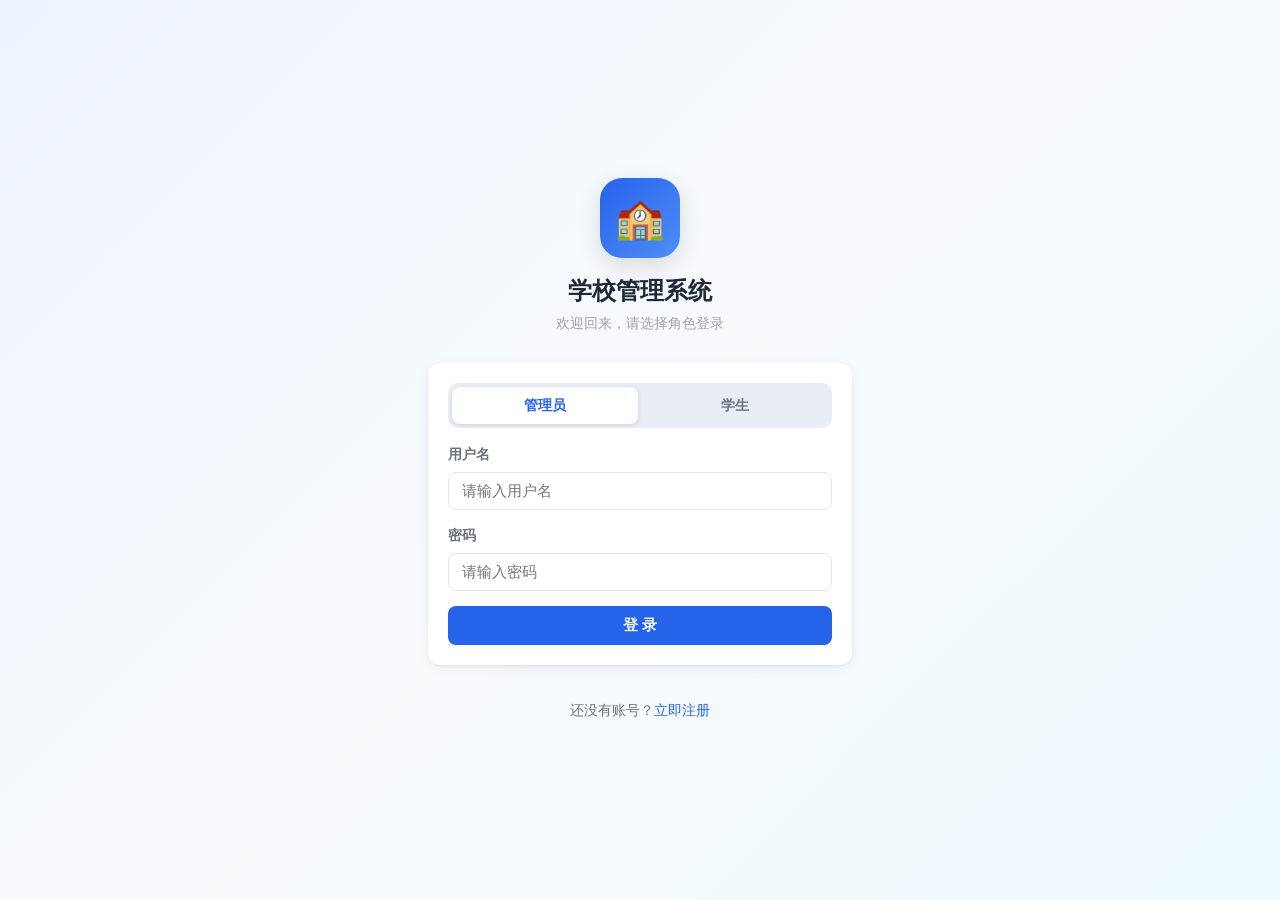
<file: static/student_form.html>
<!DOCTYPE html>
<html lang="zh-CN">
<head>
  <meta charset="UTF-8">
  <meta name="viewport" content="width=device-width, initial-scale=1.0, viewport-fit=cover">
  <title>学生信息 - 学校管理系统</title>
  <link rel="stylesheet" href="css/style.css">
</head>
<body>

<nav class="navbar">
  <button class="btn-back" onclick="window.location.href='student_list.html'">&#8592;</button>
  <span class="brand" onclick="window.location.href='index.html'"><span class="logo-dot">&#127979;</span> <span id="page-title">新增学生</span></span>
  <div class="nav-right">
    <button class="btn-logout" onclick="logout()">退出</button>
  </div>
</nav>

<div class="page">
  <div class="card">
    <div class="card-header" id="form-title">新增学生</div>

    <form id="student-form" autocomplete="off">
      <div class="form-group">
        <label for="name">姓名 <span class="required">*</span></label>
        <input type="text" id="name" placeholder="请输入学生姓名" maxlength="50">
        <div class="field-error" id="name-error">请输入姓名</div>
      </div>
      <div class="form-group">
        <label for="gender">性别 <span class="required">*</span></label>
        <select id="gender">
          <option value="">请选择性别</option>
          <option value="男">男</option>
          <option value="女">女</option>
        </select>
        <div class="field-error" id="gender-error">请选择性别</div>
      </div>
      <div class="form-group">
        <label for="age">年龄 <span class="required">*</span></label>
        <input type="number" id="age" placeholder="请输入年龄" min="1" max="150">
        <div class="field-error" id="age-error">请输入有效年龄 (1-150)</div>
      </div>
      <div class="form-group">
        <label for="phone">手机号</label>
        <input type="tel" id="phone" placeholder="请输入手机号" maxlength="11">
        <div class="field-error" id="phone-error">请输入有效的 11 位手机号</div>
      </div>
      <div class="form-group">
        <label for="birthday">出生日期</label>
        <input type="date" id="birthday">
      </div>

      <div class="btn-group" style="margin-top:6px;">
        <button type="button" class="btn btn-ghost" onclick="window.location.href='student_list.html'">取 消</button>
        <button type="submit" class="btn btn-primary" id="btn-submit">提 交</button>
      </div>
    </form>
  </div>
</div>

<script src="js/api.js"></script>
<script src="js/auth.js"></script>
<script src="js/layout.js"></script>
<script>
(function () {
  var user = checkAuth();

  var params = new URLSearchParams(window.location.search);
  var mode = params.get('mode') || 'add';
  var idParam = params.get('id');
  var editId = (idParam !== null && idParam !== '') ? parseInt(idParam, 10) : null;
  var isEdit = (mode === 'edit' && editId !== null && !isNaN(editId));

  function fillForm(d) {
    document.getElementById('name').value = d.name || '';
    document.getElementById('gender').value = d.gender || '';
    document.getElementById('age').value = d.age || '';
    document.getElementById('phone').value = d.phone_number || '';
    if (d.birthday) {
      var b = String(d.birthday);
      if (b.length > 10) b = b.substring(0, 10);
      document.getElementById('birthday').value = b;
    }
  }

  if (isEdit) {
    document.getElementById('page-title').textContent = '编辑学生';
    document.getElementById('form-title').textContent = '编辑学生 #' + editId;

    var cached = null;
    try {
      var raw = sessionStorage.getItem('edit_student');
      if (raw) {
        cached = JSON.parse(raw);
        sessionStorage.removeItem('edit_student');
        if (cached.id !== editId) cached = null;
      }
    } catch (e) { cached = null; }

    if (cached) {
      fillForm(cached);
    } else {
      toggleLoading(true, '加载学生信息...');
      apiSearchStudent({ student_id: editId })
        .then(function (res) {
          var rows = (res && res.data) || [];
          var found = null;
          for (var i = 0; i < rows.length; i++) {
            if (rows[i].id === editId) { found = rows[i]; break; }
          }
          if (found) fillForm(found);
          else showToast('未找到该学生信息', 'error');
        })
        .catch(function (err) {
          showToast('加载失败: ' + (err.message || '未知错误'), 'error');
        })
        .finally(function () { toggleLoading(false); });
    }
  }

  function validate() {
    var valid = true;
    var name = document.getElementById('name').value.trim();
    var gender = document.getElementById('gender').value;
    var age = parseInt(document.getElementById('age').value, 10);
    var phone = document.getElementById('phone').value.trim();

    function setErr(id, elId, show) {
      document.getElementById(id).classList.toggle('show', show);
      document.getElementById(elId).classList.toggle('error', show);
    }

    if (!name) { setErr('name-error', 'name', true); valid = false; } else setErr('name-error', 'name', false);
    if (!gender) { setErr('gender-error', 'gender', true); valid = false; } else setErr('gender-error', 'gender', false);
    if (isNaN(age) || age < 1 || age > 150) { setErr('age-error', 'age', true); valid = false; } else setErr('age-error', 'age', false);
    if (phone && !/^1\d{10}$/.test(phone)) { setErr('phone-error', 'phone', true); valid = false; } else setErr('phone-error', 'phone', false);
    return valid;
  }

  document.getElementById('student-form').addEventListener('submit', function (e) {
    e.preventDefault();
    if (!validate()) return;

    var data = {
      name: document.getElementById('name').value.trim(),
      gender: document.getElementById('gender').value,
      age: parseInt(document.getElementById('age').value, 10),
      phone_number: document.getElementById('phone').value.trim() || null,
      birthday: document.getElementById('birthday').value || null
    };

    var btn = document.getElementById('btn-submit');
    btn.disabled = true;
    btn.textContent = '提交中...';
    toggleLoading(true, '保存中...');

    var promise = isEdit ? apiUpdateStudent(editId, data) : apiAddStudent(data);
    promise
      .then(function () {
        showToast(isEdit ? '修改成功' : '新增成功', 'success');
        setTimeout(function () { window.location.href = 'student_list.html'; }, 600);
      })
      .catch(function (err) {
        showToast(err.message || '操作失败', 'error');
      })
      .finally(function () {
        btn.disabled = false;
        btn.textContent = '提 交';
        toggleLoading(false);
      });
  });
})();
</script>

</body>
</html>
</file>
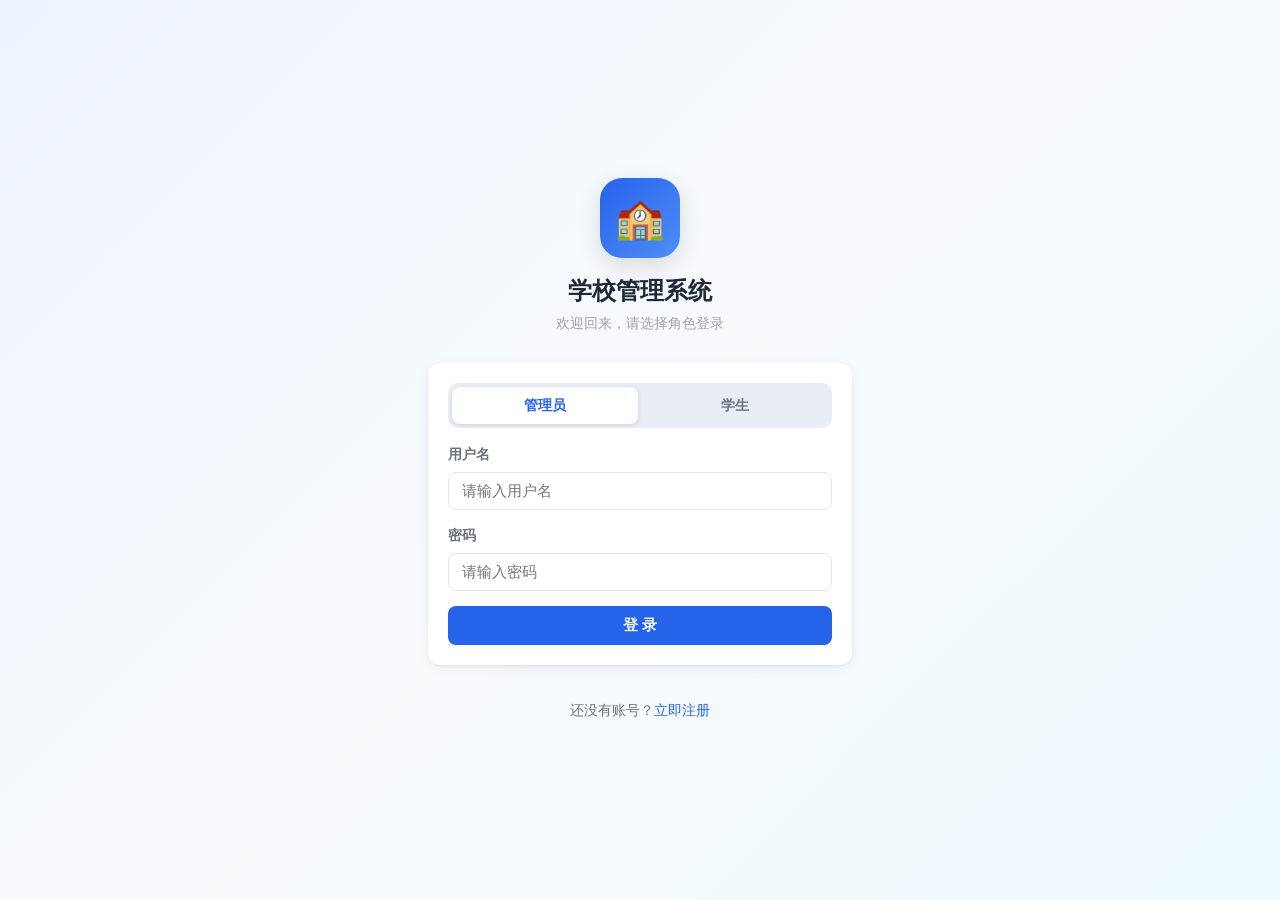
<file: static/student_list.html>
<!DOCTYPE html>
<html lang="zh-CN">
<head>
  <meta charset="UTF-8">
  <meta name="viewport" content="width=device-width, initial-scale=1.0, viewport-fit=cover">
  <title>学生列表 - 学校管理系统</title>
  <link rel="stylesheet" href="css/style.css">
</head>
<body>

<nav class="navbar">
  <span class="brand" onclick="window.location.href='index.html'"><span class="logo-dot">&#127979;</span> 学生列表</span>
  <div class="nav-right">
    <span class="user-chip" id="user-name"></span>
    <button class="btn-logout" onclick="logout()">退出</button>
  </div>
</nav>

<div class="page">
  <!-- 搜索栏 -->
  <div class="toolbar">
    <input type="text" id="keyword" placeholder="搜索姓名 / 手机号 / 学号..." maxlength="50">
    <button class="btn btn-primary btn-sm" id="btn-search">搜索</button>
    <button class="btn btn-ghost btn-sm" id="btn-reset">重置</button>
  </div>

  <!-- 列表头 -->
  <div style="display:flex; justify-content:space-between; align-items:center; margin-bottom:12px;">
    <span style="font-size:.82rem; color:var(--text-muted);">共 <b id="total-count" style="color:var(--primary);">0</b> 条记录</span>
    <a href="student_form.html" class="btn btn-primary btn-sm" style="width:auto;">+ 新增学生</a>
  </div>

  <!-- 表格 (平板以上) -->
  <div class="card" style="padding:8px 12px;">
    <div class="table-wrap">
      <table>
        <thead>
          <tr>
            <th>姓名</th><th>性别</th><th>年龄</th><th>手机号</th><th>班级</th><th>老师</th><th>操作</th>
          </tr>
        </thead>
        <tbody id="table-body"></tbody>
      </table>
    </div>
  </div>

  <!-- 卡片列表 (移动端) -->
  <div class="card-list" id="card-list"></div>

  <!-- 空状态 -->
  <div class="empty" id="empty-state" style="display:none;">
    <div class="icon">&#128203;</div>
    <div class="text" id="empty-text">暂无学生数据</div>
  </div>

  <!-- 分页 -->
  <div class="pagination" id="pagination"></div>
</div>

<a href="student_form.html" class="fab" title="新增学生">+</a>

<!-- 分班 / 选老师 弹窗 -->
<div class="modal-overlay" id="assign-modal">
  <div class="modal">
    <div class="modal-title">分配班级与老师</div>
    <div class="modal-body">
      <div class="form-group">
        <label>学生</label>
        <input type="text" id="assign-student-name" disabled style="background:var(--bg);">
      </div>
      <div class="form-group">
        <label for="assign-class">班级</label>
        <select id="assign-class">
          <option value="">请选择班级（可选）</option>
        </select>
      </div>
      <div class="form-group">
        <label for="assign-teacher">负责老师</label>
        <select id="assign-teacher">
          <option value="">请选择老师（可选）</option>
        </select>
      </div>
    </div>
    <div class="modal-footer">
      <button class="btn btn-ghost btn-sm" id="assign-cancel">取消</button>
      <button class="btn btn-primary btn-sm" id="assign-save" style="width:auto;">保存</button>
    </div>
  </div>
</div>

<script src="js/api.js"></script>
<script src="js/auth.js"></script>
<script src="js/layout.js"></script>
<script>
(function () {
  var user = checkAuth();
  document.getElementById('user-name').textContent = user.nickname || user.username;

  var currentPage = 1, pageSize = 10, isSearchMode = false, searchResults = [];

  var tableBody = document.getElementById('table-body');
  var cardList = document.getElementById('card-list');
  var emptyState = document.getElementById('empty-state');
  var emptyText = document.getElementById('empty-text');
  var pagination = document.getElementById('pagination');
  var totalCount = document.getElementById('total-count');
  var keywordInput = document.getElementById('keyword');

  function escHtml(str) {
    if (str === null || str === undefined) return '--';
    return String(str).replace(/&/g, '&amp;').replace(/</g, '&lt;').replace(/>/g, '&gt;').replace(/"/g, '&quot;').replace(/'/g, '&#39;');
  }

  function genderTag(g) {
    return '<span class="badge ' + (g === '男' ? 'blue' : 'pink') + '">' + escHtml(g || '未知') + '</span>';
  }

  function buildActions(s) {
    var wrap = document.createElement('div');
    wrap.className = 'actions';
    var assignBtn = document.createElement('button');
    assignBtn.className = 'btn btn-outline btn-xs';
    assignBtn.textContent = '分班';
    assignBtn.onclick = function () { openAssign(s); };
    var editBtn = document.createElement('button');
    editBtn.className = 'btn btn-outline btn-xs';
    editBtn.textContent = '编辑';
    editBtn.onclick = function () { editStudent(s.id, s); };
    var delBtn = document.createElement('button');
    delBtn.className = 'btn btn-outline-danger btn-xs';
    delBtn.textContent = '删除';
    delBtn.onclick = function () { delStudent(s.id, s.name || ''); };
    wrap.appendChild(assignBtn);
    wrap.appendChild(editBtn);
    wrap.appendChild(delBtn);
    return wrap;
  }

  function renderRows(rows) {
    tableBody.innerHTML = '';
    cardList.innerHTML = '';

    if (!rows || rows.length === 0) {
      emptyState.style.display = 'block';
      emptyText.textContent = isSearchMode ? '未找到匹配的学生' : '暂无学生数据';
      return;
    }
    emptyState.style.display = 'none';

    // 表格
    rows.forEach(function (s) {
      var tr = document.createElement('tr');
      tr.innerHTML =
        '<td><b>' + escHtml(s.name) + '</b></td>' +
        '<td>' + genderTag(s.gender) + '</td>' +
        '<td>' + (s.age || '--') + '</td>' +
        '<td>' + escHtml(s.phone_number) + '</td>' +
        '<td>' + escHtml(s.cls_name) + '</td>' +
        '<td>' + escHtml(s.tea_name) + '</td>';
      var td = document.createElement('td');
      td.appendChild(buildActions(s));
      tr.appendChild(td);
      tableBody.appendChild(tr);
    });

    // 卡片
    rows.forEach(function (s) {
      var card = document.createElement('div');
      card.className = 'list-card';
      var tag = s.gender === '男' ? 'male' : 'female';
      card.innerHTML =
        '<div class="lc-head"><span class="lc-name">' + escHtml(s.name) + '</span>' +
        '<span class="lc-tag ' + tag + '">' + escHtml(s.gender || '未知') + '</span></div>' +
        '<div class="lc-rows">' +
        '<div class="lc-row"><span class="lc-label">年龄</span><span class="lc-value">' + (s.age || '--') + ' 岁</span></div>' +
        '<div class="lc-row"><span class="lc-label">手机号</span><span class="lc-value">' + escHtml(s.phone_number) + '</span></div>' +
        '<div class="lc-row"><span class="lc-label">班级</span><span class="lc-value">' + escHtml(s.cls_name) + '</span></div>' +
        '<div class="lc-row"><span class="lc-label">老师</span><span class="lc-value">' + escHtml(s.tea_name) + '</span></div>' +
        '</div><div class="lc-actions"></div>';
      card.querySelector('.lc-actions').appendChild(buildActions(s));
      cardList.appendChild(card);
    });
  }

  function renderPagination(total, page, totalPages) {
    totalCount.textContent = total;
    if (totalPages <= 1) { pagination.innerHTML = ''; return; }
    var html = '<button ' + (page <= 1 ? 'disabled' : '') + ' onclick="goPage(' + (page - 1) + ')">上一页</button>';
    var start = Math.max(1, page - 2);
    var end = Math.min(totalPages, page + 2);
    if (end - start < 4) {
      if (start === 1) end = Math.min(totalPages, start + 4);
      else start = Math.max(1, end - 4);
    }
    if (start > 1) html += '<button onclick="goPage(1)">1</button><span style="padding:0 2px;color:var(--text-muted);">...</span>';
    for (var i = start; i <= end; i++) html += '<button ' + (i === page ? 'class="active"' : '') + ' onclick="goPage(' + i + ')">' + i + '</button>';
    if (end < totalPages) html += '<span style="padding:0 2px;color:var(--text-muted);">...</span><button onclick="goPage(' + totalPages + ')">' + totalPages + '</button>';
    html += '<button ' + (page >= totalPages ? 'disabled' : '') + ' onclick="goPage(' + (page + 1) + ')">下一页</button>';
    html += '<span class="page-info">第 ' + page + '/' + totalPages + ' 页</span>';
    pagination.innerHTML = html;
  }

  function paginateArray(arr, page, size) {
    return arr.slice((page - 1) * size, page * size);
  }

  // 普通分页加载
  function loadData(page) {
    page = page || 1;
    toggleLoading(true, '加载中...');
    apiGetStudentPage(page, pageSize)
      .then(function (res) {
        renderRows(res.rows || []);
        renderPagination(res.total, res.page, res.total_pages);
        currentPage = res.page;
        isSearchMode = false;
      })
      .catch(function (err) {
        showToast(err.message || '加载失败', 'error');
        renderRows([]);
      })
      .finally(function () { toggleLoading(false); });
  }

  // 服务端多条件搜索
  function doSearch(page) {
    page = page || 1;
    var kw = keywordInput.value.trim();
    if (!kw) { loadData(1); return; }

    var params = {};
    if (/^1\d{10}$/.test(kw)) { params.phone = kw; }
    else if (/^\d+$/.test(kw)) { params.student_id = kw; }
    else if (kw.length >= 2) { params.name = kw; }
    else { showToast('姓名至少输入 2 个字符', 'warning'); return; }

    toggleLoading(true, '搜索中...');
    apiSearchStudent(params)
      .then(function (res) {
        searchResults = res.data || [];
        isSearchMode = true;
        var total = searchResults.length;
        var totalPages = Math.max(1, Math.ceil(total / pageSize));
        currentPage = Math.min(page, totalPages);
        renderRows(paginateArray(searchResults, currentPage, pageSize));
        renderPagination(total, currentPage, totalPages);
        if (total === 0) showToast('未找到匹配的学生', 'warning');
      })
      .catch(function (err) {
        showToast(err.message || '搜索失败', 'error');
      })
      .finally(function () { toggleLoading(false); });
  }

  window.goPage = function (page) {
    if (isSearchMode) {
      var totalPages = Math.max(1, Math.ceil(searchResults.length / pageSize));
      currentPage = Math.min(page, totalPages);
      renderRows(paginateArray(searchResults, currentPage, pageSize));
      renderPagination(searchResults.length, currentPage, totalPages);
    } else {
      loadData(page);
    }
  };

  window.editStudent = function (id, s) {
    if (s) { try { sessionStorage.setItem('edit_student', JSON.stringify(s)); } catch (e) {} }
    window.location.href = 'student_form.html?mode=edit&id=' + id;
  };

  window.delStudent = function (id, name) {
    showConfirm('删除确认', '确定要删除学生「' + name + '」吗？此操作不可撤销。')
      .then(function (ok) {
        if (!ok) return;
        toggleLoading(true, '删除中...');
        apiDeleteStudent(id)
          .then(function () {
            showToast('删除成功', 'success');
            if (isSearchMode) doSearch(currentPage); else loadData(currentPage);
          })
          .catch(function (err) {
            showToast(err.message || '删除失败', 'error');
            toggleLoading(false);
          });
      });
  };

  // ---- 分班 / 选老师 ----
  var assignModal = document.getElementById('assign-modal');
  var assignStudentId = null;

  function openAssign(s) {
    assignStudentId = s.id;
    document.getElementById('assign-student-name').value = s.name || '';
    document.getElementById('assign-class').value = s.class_id || '';
    document.getElementById('assign-teacher').value = s.teacher_id || '';
    assignModal.classList.add('show');

    var classSel = document.getElementById('assign-class');
    var teacherSel = document.getElementById('assign-teacher');
    if (classSel.options.length <= 1 && teacherSel.options.length <= 1) {
      toggleLoading(true, '加载班级与老师...');
      Promise.all([apiGetAllClasses(), apiGetAllTeachers()])
        .then(function (arr) {
          var classes = (arr[0] && arr[0].data) || [];
          var teachers = (arr[1] && arr[1].data) || [];
          classSel.innerHTML = '<option value="">请选择班级（可选）</option>';
          classes.forEach(function (c) {
            var opt = document.createElement('option');
            opt.value = c.id;
            opt.textContent = c.name + '（' + (c.grade || '--') + '）';
            classSel.appendChild(opt);
          });
          teacherSel.innerHTML = '<option value="">请选择老师（可选）</option>';
          teachers.forEach(function (t) {
            var opt = document.createElement('option');
            opt.value = t.id;
            opt.textContent = t.name + '（' + (t.subject || '--') + '）';
            teacherSel.appendChild(opt);
          });
          classSel.value = s.class_id || '';
          teacherSel.value = s.teacher_id || '';
        })
        .catch(function (err) { showToast(err.message || '加载数据失败', 'error'); })
        .finally(function () { toggleLoading(false); });
    }
  }

  function closeAssign() { assignModal.classList.remove('show'); }
  document.getElementById('assign-cancel').onclick = closeAssign;
  assignModal.onclick = function (e) { if (e.target === assignModal) closeAssign(); };
  document.getElementById('assign-save').onclick = function () {
    var classId = document.getElementById('assign-class').value;
    var teacherId = document.getElementById('assign-teacher').value;
    if (!classId && !teacherId) { showToast('请选择班级或老师', 'warning'); return; }

    toggleLoading(true, '保存中...');
    var tasks = [];
    if (classId) tasks.push(apiAssignClass(assignStudentId, classId));
    if (teacherId) tasks.push(apiAssignTeacher(assignStudentId, teacherId));

    Promise.all(tasks)
      .then(function () {
        showToast('分配成功', 'success');
        closeAssign();
        if (isSearchMode) doSearch(currentPage); else loadData(currentPage);
      })
      .catch(function (err) { showToast(err.message || '分配失败', 'error'); })
      .finally(function () { toggleLoading(false); });
  };

  document.getElementById('btn-search').addEventListener('click', function () { doSearch(1); });
  document.getElementById('btn-reset').addEventListener('click', function () {
    keywordInput.value = '';
    isSearchMode = false;
    searchResults = [];
    loadData(1);
  });
  keywordInput.addEventListener('keydown', function (e) { if (e.key === 'Enter') doSearch(1); });

  // 初始加载
  loadData(1);
})();
</script>

</body>
</html>
</file>
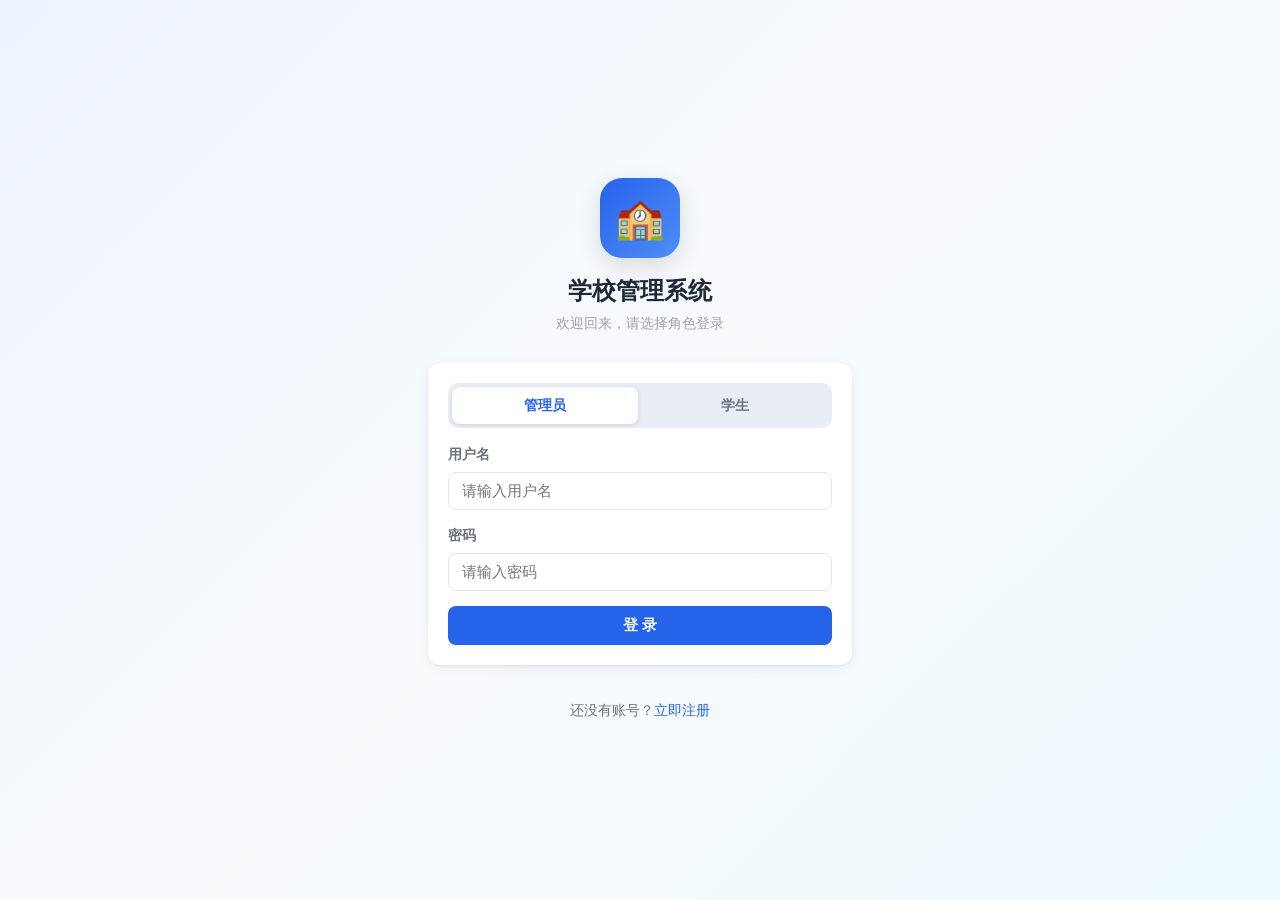
<file: static/teacher_form.html>
<!DOCTYPE html>
<html lang="zh-CN">
<head>
  <meta charset="UTF-8">
  <meta name="viewport" content="width=device-width, initial-scale=1.0, viewport-fit=cover">
  <title>老师信息 - 学校管理系统</title>
  <link rel="stylesheet" href="css/style.css">
</head>
<body>

<nav class="navbar">
  <button class="btn-back" onclick="window.location.href='teacher_list.html'">&#8592;</button>
  <span class="brand" onclick="window.location.href='index.html'"><span class="logo-dot">&#127979;</span> <span id="page-title">新增老师</span></span>
  <div class="nav-right">
    <button class="btn-logout" onclick="logout()">退出</button>
  </div>
</nav>

<div class="page">
  <div class="card">
    <div class="card-header" id="form-title">新增老师</div>

    <form id="teacher-form" autocomplete="off">
      <div class="form-group">
        <label for="name">姓名 <span class="required">*</span></label>
        <input type="text" id="name" placeholder="请输入老师姓名" maxlength="50">
        <div class="field-error" id="name-error">请输入姓名</div>
      </div>
      <div class="form-group">
        <label for="gender">性别 <span class="required">*</span></label>
        <select id="gender">
          <option value="">请选择性别</option>
          <option value="男">男</option>
          <option value="女">女</option>
        </select>
        <div class="field-error" id="gender-error">请选择性别</div>
      </div>
      <div class="form-group">
        <label for="age">年龄 <span class="required">*</span></label>
        <input type="number" id="age" placeholder="请输入年龄" min="1" max="150">
        <div class="field-error" id="age-error">请输入有效年龄 (1-150)</div>
      </div>
      <div class="form-group">
        <label for="subject">科目 <span class="required">*</span></label>
        <input type="text" id="subject" placeholder="如：语文 / 数学 / 英语..." maxlength="50">
        <div class="field-error" id="subject-error">请输入科目</div>
      </div>
      <div class="form-group">
        <label for="phone">手机号</label>
        <input type="tel" id="phone" placeholder="请输入手机号" maxlength="11">
        <div class="field-error" id="phone-error">请输入有效的 11 位手机号</div>
      </div>

      <div class="btn-group" style="margin-top:6px;">
        <button type="button" class="btn btn-ghost" onclick="window.location.href='teacher_list.html'">取 消</button>
        <button type="submit" class="btn btn-primary" id="btn-submit">提 交</button>
      </div>
    </form>
  </div>
</div>

<script src="js/api.js"></script>
<script src="js/auth.js"></script>
<script src="js/layout.js"></script>
<script>
(function () {
  var user = checkAuth();

  var params = new URLSearchParams(window.location.search);
  var mode = params.get('mode') || 'add';
  var idParam = params.get('id');
  var editId = (idParam !== null && idParam !== '') ? parseInt(idParam, 10) : null;
  var isEdit = (mode === 'edit' && editId !== null && !isNaN(editId));

  function fillForm(d) {
    document.getElementById('name').value = d.name || '';
    document.getElementById('gender').value = d.gender || '';
    document.getElementById('age').value = d.age || '';
    document.getElementById('subject').value = d.subject || '';
    document.getElementById('phone').value = d.phone || '';
  }

  if (isEdit) {
    document.getElementById('page-title').textContent = '编辑老师';
    document.getElementById('form-title').textContent = '编辑老师 #' + editId;
    var cached = null;
    try {
      var raw = sessionStorage.getItem('edit_teacher');
      if (raw) {
        cached = JSON.parse(raw);
        sessionStorage.removeItem('edit_teacher');
        if (cached.id !== editId) cached = null;
      }
    } catch (e) { cached = null; }
    if (cached) {
      fillForm(cached);
    } else {
      toggleLoading(true, '加载老师信息...');
      apiSearchTeacher({ teacher_id: editId })
        .then(function (res) {
          var rows = (res && res.data) || [];
          var found = null;
          for (var i = 0; i < rows.length; i++) if (rows[i].id === editId) { found = rows[i]; break; }
          if (found) fillForm(found);
          else showToast('未找到该老师信息', 'error');
        })
        .catch(function (err) { showToast('加载失败: ' + (err.message || '未知错误'), 'error'); })
        .finally(function () { toggleLoading(false); });
    }
  }

  function validate() {
    var valid = true;
    var name = document.getElementById('name').value.trim();
    var gender = document.getElementById('gender').value;
    var age = parseInt(document.getElementById('age').value, 10);
    var subject = document.getElementById('subject').value.trim();
    var phone = document.getElementById('phone').value.trim();

    function setErr(id, elId, show) {
      document.getElementById(id).classList.toggle('show', show);
      document.getElementById(elId).classList.toggle('error', show);
    }
    if (!name) { setErr('name-error', 'name', true); valid = false; } else setErr('name-error', 'name', false);
    if (!gender) { setErr('gender-error', 'gender', true); valid = false; } else setErr('gender-error', 'gender', false);
    if (isNaN(age) || age < 1 || age > 150) { setErr('age-error', 'age', true); valid = false; } else setErr('age-error', 'age', false);
    if (!subject) { setErr('subject-error', 'subject', true); valid = false; } else setErr('subject-error', 'subject', false);
    if (phone && !/^1\d{10}$/.test(phone)) { setErr('phone-error', 'phone', true); valid = false; } else setErr('phone-error', 'phone', false);
    return valid;
  }

  document.getElementById('teacher-form').addEventListener('submit', function (e) {
    e.preventDefault();
    if (!validate()) return;

    var data = {
      name: document.getElementById('name').value.trim(),
      gender: document.getElementById('gender').value,
      age: parseInt(document.getElementById('age').value, 10),
      subject: document.getElementById('subject').value.trim(),
      phone: document.getElementById('phone').value.trim() || null
    };

    var btn = document.getElementById('btn-submit');
    btn.disabled = true;
    btn.textContent = '提交中...';
    toggleLoading(true, '保存中...');

    var promise = isEdit ? apiUpdateTeacher(editId, data) : apiAddTeacher(data);
    promise
      .then(function () {
        showToast(isEdit ? '修改成功' : '新增成功', 'success');
        setTimeout(function () { window.location.href = 'teacher_list.html'; }, 600);
      })
      .catch(function (err) { showToast(err.message || '操作失败', 'error'); })
      .finally(function () {
        btn.disabled = false;
        btn.textContent = '提 交';
        toggleLoading(false);
      });
  });
})();
</script>

</body>
</html>
</file>
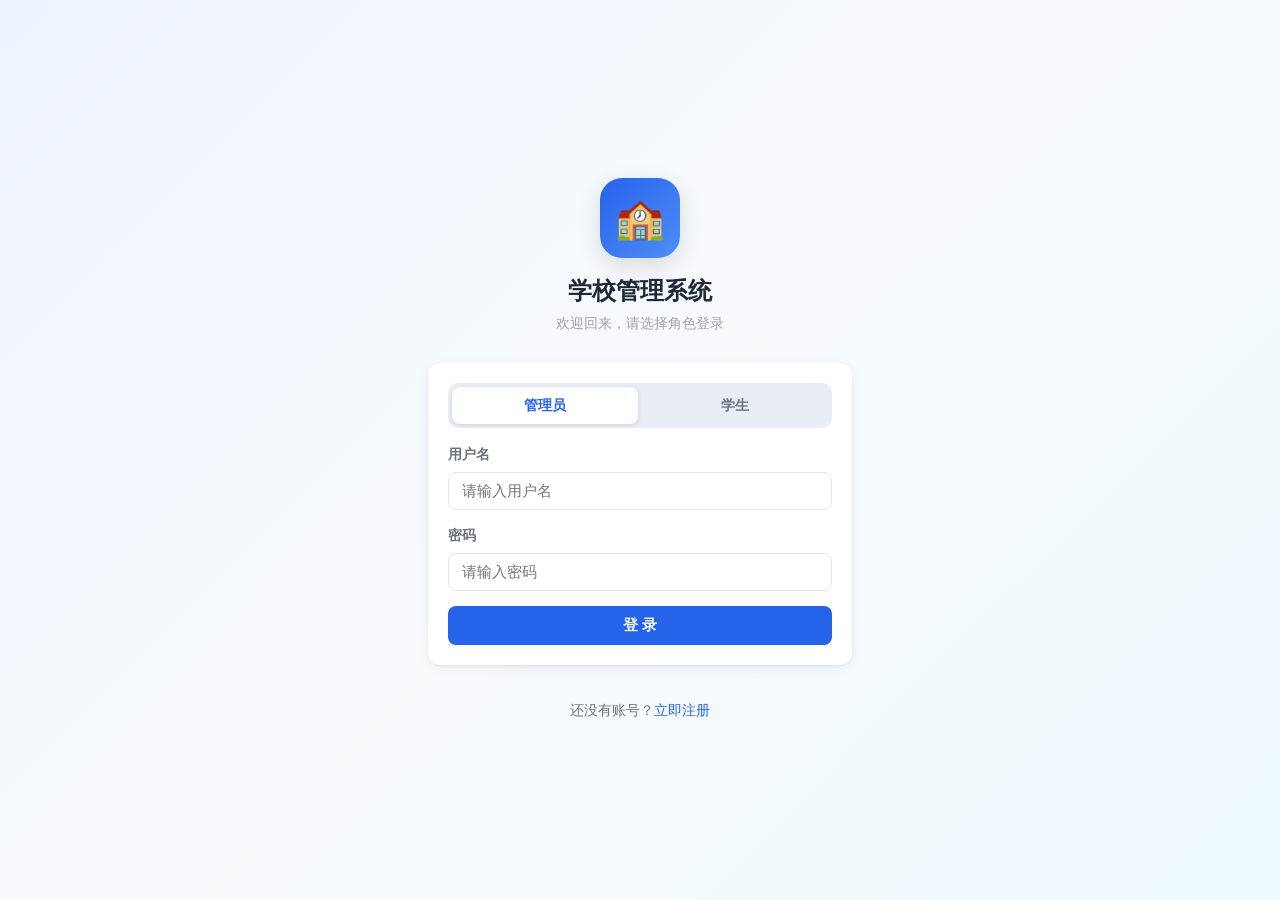
<file: static/teacher_list.html>
<!DOCTYPE html>
<html lang="zh-CN">
<head>
  <meta charset="UTF-8">
  <meta name="viewport" content="width=device-width, initial-scale=1.0, viewport-fit=cover">
  <title>老师管理 - 学校管理系统</title>
  <link rel="stylesheet" href="css/style.css">
</head>
<body>

<nav class="navbar">
  <span class="brand" onclick="window.location.href='index.html'"><span class="logo-dot">&#127979;</span> 老师管理</span>
  <div class="nav-right">
    <span class="user-chip" id="user-name"></span>
    <button class="btn-logout" onclick="logout()">退出</button>
  </div>
</nav>

<div class="page">
  <div class="toolbar">
    <input type="text" id="keyword" placeholder="搜索姓名 / 手机号 / 工号..." maxlength="50">
    <button class="btn btn-primary btn-sm" id="btn-search">搜索</button>
    <button class="btn btn-ghost btn-sm" id="btn-reset">重置</button>
  </div>

  <div style="display:flex; justify-content:space-between; align-items:center; margin-bottom:12px;">
    <span style="font-size:.82rem; color:var(--text-muted);">共 <b id="total-count" style="color:var(--primary);">0</b> 条记录</span>
    <a href="teacher_form.html" class="btn btn-primary btn-sm" style="width:auto;">+ 新增老师</a>
  </div>

  <div class="card" style="padding:8px 12px;">
    <div class="table-wrap">
      <table>
        <thead>
          <tr><th>姓名</th><th>性别</th><th>年龄</th><th>科目</th><th>手机号</th><th>操作</th></tr>
        </thead>
        <tbody id="table-body"></tbody>
      </table>
    </div>
  </div>

  <div class="card-list" id="card-list"></div>
  <div class="empty" id="empty-state" style="display:none;">
    <div class="icon">&#128203;</div>
    <div class="text" id="empty-text">暂无老师数据</div>
  </div>

  <div class="pagination" id="pagination"></div>
</div>

<a href="teacher_form.html" class="fab" title="新增老师">+</a>

<script src="js/api.js"></script>
<script src="js/auth.js"></script>
<script src="js/layout.js"></script>
<script>
(function () {
  var user = checkAuth();
  document.getElementById('user-name').textContent = user.nickname || user.username;

  var currentPage = 1, pageSize = 10, isSearchMode = false, searchResults = [];
  var tableBody = document.getElementById('table-body');
  var cardList = document.getElementById('card-list');
  var emptyState = document.getElementById('empty-state');
  var emptyText = document.getElementById('empty-text');
  var pagination = document.getElementById('pagination');
  var totalCount = document.getElementById('total-count');
  var keywordInput = document.getElementById('keyword');

  function escHtml(str) {
    if (str === null || str === undefined) return '--';
    return String(str).replace(/&/g, '&amp;').replace(/</g, '&lt;').replace(/>/g, '&gt;').replace(/"/g, '&quot;').replace(/'/g, '&#39;');
  }

  function buildActions(t) {
    var wrap = document.createElement('div');
    wrap.className = 'actions';
    var editBtn = document.createElement('button');
    editBtn.className = 'btn btn-outline btn-xs';
    editBtn.textContent = '编辑';
    editBtn.onclick = function () { editTeacher(t); };
    var delBtn = document.createElement('button');
    delBtn.className = 'btn btn-outline-danger btn-xs';
    delBtn.textContent = '删除';
    delBtn.onclick = function () { delTeacher(t.id, t.name || ''); };
    wrap.appendChild(editBtn);
    wrap.appendChild(delBtn);
    return wrap;
  }

  function renderRows(rows) {
    tableBody.innerHTML = '';
    cardList.innerHTML = '';
    if (!rows || rows.length === 0) {
      emptyState.style.display = 'block';
      emptyText.textContent = isSearchMode ? '未找到匹配的老师' : '暂无老师数据';
      return;
    }
    emptyState.style.display = 'none';

    rows.forEach(function (t) {
      var tr = document.createElement('tr');
      tr.innerHTML =
        '<td><b>' + escHtml(t.name) + '</b></td>' +
        '<td>' + escHtml(t.gender) + '</td>' +
        '<td>' + (t.age || '--') + '</td>' +
        '<td><span class="badge blue">' + escHtml(t.subject) + '</span></td>' +
        '<td>' + escHtml(t.phone) + '</td>';
      var td = document.createElement('td');
      td.appendChild(buildActions(t));
      tr.appendChild(td);
      tableBody.appendChild(tr);
    });

    rows.forEach(function (t) {
      var card = document.createElement('div');
      card.className = 'list-card';
      var tag = t.gender === '女' ? 'female' : 'male';
      card.innerHTML =
        '<div class="lc-head"><span class="lc-name">' + escHtml(t.name) + '</span>' +
        '<span class="lc-tag ' + tag + '">' + escHtml(t.gender || '--') + '</span></div>' +
        '<div class="lc-rows">' +
        '<div class="lc-row"><span class="lc-label">年龄</span><span class="lc-value">' + (t.age || '--') + ' 岁</span></div>' +
        '<div class="lc-row"><span class="lc-label">科目</span><span class="lc-value">' + escHtml(t.subject) + '</span></div>' +
        '<div class="lc-row"><span class="lc-label">手机号</span><span class="lc-value">' + escHtml(t.phone) + '</span></div>' +
        '</div><div class="lc-actions"></div>';
      card.querySelector('.lc-actions').appendChild(buildActions(t));
      cardList.appendChild(card);
    });
  }

  function renderPagination(total, page, totalPages) {
    totalCount.textContent = total;
    if (totalPages <= 1) { pagination.innerHTML = ''; return; }
    var html = '<button ' + (page <= 1 ? 'disabled' : '') + ' onclick="goPage(' + (page - 1) + ')">上一页</button>';
    var start = Math.max(1, page - 2);
    var end = Math.min(totalPages, page + 2);
    if (end - start < 4) {
      if (start === 1) end = Math.min(totalPages, start + 4);
      else start = Math.max(1, end - 4);
    }
    if (start > 1) html += '<button onclick="goPage(1)">1</button><span style="padding:0 2px;color:var(--text-muted);">...</span>';
    for (var i = start; i <= end; i++) html += '<button ' + (i === page ? 'class="active"' : '') + ' onclick="goPage(' + i + ')">' + i + '</button>';
    if (end < totalPages) html += '<span style="padding:0 2px;color:var(--text-muted);">...</span><button onclick="goPage(' + totalPages + ')">' + totalPages + '</button>';
    html += '<button ' + (page >= totalPages ? 'disabled' : '') + ' onclick="goPage(' + (page + 1) + ')">下一页</button>';
    html += '<span class="page-info">第 ' + page + '/' + totalPages + ' 页</span>';
    pagination.innerHTML = html;
  }

  function paginateArray(arr, page, size) { return arr.slice((page - 1) * size, page * size); }

  function loadData(page) {
    page = page || 1;
    toggleLoading(true, '加载中...');
    apiGetTeacherPage(page, pageSize)
      .then(function (res) {
        renderRows(res.rows || []);
        renderPagination(res.total, res.page, res.total_pages);
        currentPage = res.page;
        isSearchMode = false;
      })
      .catch(function (err) {
        showToast(err.message || '加载失败', 'error');
        renderRows([]);
      })
      .finally(function () { toggleLoading(false); });
  }

  function doSearch(page) {
    page = page || 1;
    var kw = keywordInput.value.trim();
    if (!kw) { loadData(1); return; }
    var params = {};
    if (/^1\d{10}$/.test(kw)) { params.phone = kw; }
    else if (/^\d+$/.test(kw)) { params.teacher_id = kw; }
    else if (kw.length >= 2) { params.name = kw; }
    else { showToast('姓名至少输入 2 个字符', 'warning'); return; }

    toggleLoading(true, '搜索中...');
    apiSearchTeacher(params)
      .then(function (res) {
        searchResults = res.data || [];
        isSearchMode = true;
        var total = searchResults.length;
        var totalPages = Math.max(1, Math.ceil(total / pageSize));
        currentPage = Math.min(page, totalPages);
        renderRows(paginateArray(searchResults, currentPage, pageSize));
        renderPagination(total, currentPage, totalPages);
        if (total === 0) showToast('未找到匹配的老师', 'warning');
      })
      .catch(function (err) { showToast(err.message || '搜索失败', 'error'); })
      .finally(function () { toggleLoading(false); });
  }

  window.goPage = function (page) {
    if (isSearchMode) {
      var totalPages = Math.max(1, Math.ceil(searchResults.length / pageSize));
      currentPage = Math.min(page, totalPages);
      renderRows(paginateArray(searchResults, currentPage, pageSize));
      renderPagination(searchResults.length, currentPage, totalPages);
    } else {
      loadData(page);
    }
  };

  window.editTeacher = function (t) {
    try { sessionStorage.setItem('edit_teacher', JSON.stringify(t)); } catch (e) {}
    window.location.href = 'teacher_form.html?mode=edit&id=' + t.id;
  };

  window.delTeacher = function (id, name) {
    showConfirm('删除确认', '确定要删除老师「' + name + '」吗？此操作不可撤销。')
      .then(function (ok) {
        if (!ok) return;
        toggleLoading(true, '删除中...');
        apiDeleteTeacher(id)
          .then(function () {
            showToast('删除成功', 'success');
            if (isSearchMode) doSearch(currentPage); else loadData(currentPage);
          })
          .catch(function (err) { showToast(err.message || '删除失败', 'error'); toggleLoading(false); });
      });
  };

  document.getElementById('btn-search').addEventListener('click', function () { doSearch(1); });
  document.getElementById('btn-reset').addEventListener('click', function () {
    keywordInput.value = '';
    isSearchMode = false; searchResults = [];
    loadData(1);
  });
  keywordInput.addEventListener('keydown', function (e) { if (e.key === 'Enter') doSearch(1); });

  loadData(1);
})();
</script>

</body>
</html>
</file>
<file: static/css/style.css>
/* ============================================================
   学校管理系统 - 全局样式（桌面优先 · 适配 14 英寸笔记本）
   断点：<480 移动卡片列表 / 481-991 平板表格 / ≥992 桌面侧边栏布局
   ============================================================ */

/* --- Design Tokens --- */
:root {
  --primary: #2563eb;
  --primary-dark: #1d4ed8;
  --primary-light: #eff6ff;
  --primary-gradient: linear-gradient(135deg, #2563eb 0%, #4f8ef7 100%);
  --success: #16a34a;
  --success-light: #f0fdf4;
  --warning: #f59e0b;
  --warning-light: #fffbeb;
  --danger: #ef4444;
  --danger-light: #fef2f2;
  --pink: #ec4899;
  --pink-light: #fdf2f8;
  --text: #1f2937;
  --text-secondary: #6b7280;
  --text-muted: #9ca3af;
  --border: #e5e7eb;
  --bg: #f3f4f6;
  --card: #ffffff;
  --radius: 12px;
  --radius-sm: 8px;
  --shadow: 0 1px 3px rgba(0, 0, 0, .06), 0 4px 14px rgba(0, 0, 0, .05);
  --shadow-lg: 0 8px 24px rgba(0, 0, 0, .12);
  --font: -apple-system, BlinkMacSystemFont, "Segoe UI", "PingFang SC", "Hiragino Sans GB", "Microsoft YaHei", sans-serif;
  --nav-height: 60px;
  --sidebar-width: 220px;
}

/* --- Reset --- */
*, *::before, *::after { box-sizing: border-box; margin: 0; padding: 0; }
html { font-size: 16px; -webkit-text-size-adjust: 100%; }
body {
  font-family: var(--font);
  background: var(--bg);
  color: var(--text);
  line-height: 1.6;
  min-height: 100vh;
  padding-bottom: env(safe-area-inset-bottom);
}
a { color: var(--primary); text-decoration: none; }
ul, ol { list-style: none; }
img { max-width: 100%; display: block; }
input, button, textarea, select { font-family: inherit; font-size: inherit; outline: none; }

/* --- Top Navigation Bar --- */
.navbar {
  position: sticky; top: 0; z-index: 100;
  display: flex; align-items: center; justify-content: space-between;
  height: var(--nav-height);
  padding: 0 20px;
  background: var(--primary-gradient);
  color: #fff;
  box-shadow: 0 2px 10px rgba(37, 99, 235, .22);
}
.navbar .brand {
  font-size: 1.15rem; font-weight: 700; letter-spacing: .5px;
  display: flex; align-items: center; gap: 9px;
  cursor: pointer; user-select: none;
}
.navbar .brand .logo-dot {
  width: 28px; height: 28px; border-radius: 8px;
  background: rgba(255, 255, 255, .25);
  display: inline-flex; align-items: center; justify-content: center;
  font-size: 16px;
}
.navbar .nav-right { display: flex; align-items: center; gap: 10px; font-size: .85rem; }
.navbar .user-chip {
  background: rgba(255, 255, 255, .16);
  border: 1px solid rgba(255, 255, 255, .25);
  padding: 4px 12px; border-radius: 20px;
  max-width: 160px; overflow: hidden; text-overflow: ellipsis; white-space: nowrap;
}
.navbar .btn-logout {
  background: rgba(255, 255, 255, .22);
  border: 1px solid rgba(255, 255, 255, .4);
  color: #fff; padding: 5px 14px; border-radius: 20px;
  cursor: pointer; font-size: .8rem;
}
.navbar .btn-logout:hover { background: rgba(255, 255, 255, .32); }
.navbar .btn-logout:active { background: rgba(255, 255, 255, .38); }
.navbar .btn-back {
  background: transparent; border: none; color: #fff;
  font-size: 1.3rem; cursor: pointer; padding: 0 4px;
}

/* --- Sidebar (桌面端固定左侧导航) --- */
.sidebar {
  display: none;
  position: fixed; top: var(--nav-height); left: 0; bottom: 0;
  width: var(--sidebar-width);
  background: var(--card);
  border-right: 1px solid var(--border);
  padding: 14px 12px 24px;
  overflow-y: auto;
  z-index: 99;
}
.side-caption {
  font-size: .72rem; font-weight: 700; letter-spacing: .5px;
  color: var(--text-muted); padding: 4px 12px 8px;
}
.side-nav { display: flex; flex-direction: column; gap: 3px; }
.side-nav a {
  position: relative;
  display: flex; align-items: center; gap: 11px;
  padding: 10px 12px; border-radius: var(--radius-sm);
  color: var(--text-secondary); font-size: .92rem; font-weight: 600;
  text-decoration: none;
  transition: background .15s, color .15s;
}
.side-nav a .s-icon { font-size: 1.05rem; width: 22px; text-align: center; flex: none; }
.side-nav a:hover { background: var(--primary-light); color: var(--primary); }
.side-nav a.active { background: var(--primary-light); color: var(--primary); }
.side-nav a.active::before {
  content: ""; position: absolute; left: 0; top: 9px; bottom: 9px;
  width: 3px; border-radius: 2px; background: var(--primary);
}

/* --- Page Container --- */
.page {
  max-width: 1400px; margin: 0 auto;
  padding: 16px 16px 40px;
  min-height: calc(100vh - var(--nav-height));
}
.page-title { font-size: 1.3rem; font-weight: 700; margin-bottom: 4px; }
.page-sub { font-size: .85rem; color: var(--text-muted); margin-bottom: 16px; }

/* --- Section Title --- */
.section-title { display: flex; align-items: center; gap: 6px; font-size: 1rem; font-weight: 700; margin: 20px 0 12px; }
.section-title .bar { width: 4px; height: 16px; border-radius: 2px; background: var(--primary-gradient); }

/* --- Cards --- */
.card {
  background: var(--card);
  border-radius: var(--radius);
  box-shadow: var(--shadow);
  padding: 18px;
  margin-bottom: 16px;
}
.card-header { font-size: 1.02rem; font-weight: 700; margin-bottom: 14px; display: flex; align-items: center; justify-content: space-between; }

/* --- Buttons --- */
.btn {
  display: inline-flex; align-items: center; justify-content: center; gap: 6px;
  padding: 10px 20px;
  border: none; border-radius: var(--radius-sm);
  font-size: .92rem; font-weight: 600; cursor: pointer;
  transition: all .18s; user-select: none;
}
.btn:active { transform: scale(.97); }
.btn:disabled { opacity: .6; cursor: not-allowed; }
.btn-primary { background: var(--primary); color: #fff; width: 100%; }
.btn-primary:hover { background: var(--primary-dark); }
.btn-danger { background: var(--danger); color: #fff; }
.btn-success { background: var(--success); color: #fff; }
.btn-outline { background: transparent; border: 1px solid var(--primary); color: var(--primary); }
.btn-outline:hover { background: var(--primary-light); }
.btn-outline-danger { background: transparent; border: 1px solid var(--danger); color: var(--danger); }
.btn-outline-danger:hover { background: var(--danger-light); }
.btn-ghost { background: var(--bg); color: var(--text-secondary); }
.btn-ghost:hover { background: var(--border); }
.btn-sm { padding: 6px 12px; font-size: .8rem; border-radius: 6px; }
.btn-xs { padding: 4px 10px; font-size: .75rem; border-radius: 5px; }
.btn-group { display: flex; gap: 10px; }
.btn-group .btn { flex: 1; }

/* --- Segmented Control (角色选择) --- */
.seg {
  display: flex; background: #e9edf5; border-radius: 10px; padding: 4px; gap: 4px;
  margin-bottom: 16px;
}
.seg-item {
  flex: 1; border: none; background: transparent; padding: 9px 0;
  border-radius: 8px; font-size: .88rem; font-weight: 600; cursor: pointer;
  color: var(--text-secondary); transition: all .2s;
}
.seg-item.active { background: #fff; color: var(--primary); box-shadow: 0 1px 4px rgba(0, 0, 0, .12); }

/* --- Forms --- */
.form-group { margin-bottom: 15px; }
.form-group label {
  display: block; margin-bottom: 6px;
  font-size: .86rem; font-weight: 600; color: var(--text-secondary);
}
.form-group input,
.form-group select,
.form-group textarea {
  width: 100%; padding: 10px 13px;
  border: 1px solid var(--border); border-radius: var(--radius-sm);
  background: var(--card); color: var(--text);
  font-size: .93rem; transition: border-color .2s, box-shadow .2s;
}
.form-group input:focus,
.form-group select:focus,
.form-group textarea:focus {
  border-color: var(--primary);
  box-shadow: 0 0 0 3px rgba(37, 99, 235, .12);
}
.form-group input.error,
.form-group select.error { border-color: var(--danger); }
.form-group .field-error { color: var(--danger); font-size: .74rem; margin-top: 4px; display: none; }
.form-group .field-error.show { display: block; }
.form-group textarea { resize: vertical; min-height: 130px; font-family: "Courier New", monospace; }
.form-hint { font-size: .75rem; color: var(--text-muted); margin-top: 4px; }
.required { color: var(--danger); }

/* --- Search / Toolbar --- */
.toolbar { display: flex; gap: 8px; margin-bottom: 16px; }
.toolbar input {
  flex: 1; max-width: 460px; padding: 10px 14px;
  border: 1px solid var(--border); border-radius: var(--radius-sm);
  font-size: .92rem; background: var(--card);
}
.toolbar input:focus { border-color: var(--primary); box-shadow: 0 0 0 3px rgba(37, 99, 235, .12); }
.toolbar .btn { width: auto; }

/* --- Stats --- */
.stat-row { display: grid; grid-template-columns: repeat(3, 1fr); gap: 12px; margin-bottom: 16px; }
.stat-card {
  background: var(--card); border-radius: var(--radius);
  box-shadow: var(--shadow); padding: 16px 10px; text-align: center;
  position: relative; overflow: hidden;
}
.stat-card .stat-value { font-size: 1.6rem; font-weight: 800; color: var(--primary); }
.stat-card .stat-label { font-size: .76rem; color: var(--text-muted); margin-top: 2px; }
.stat-card.green .stat-value { color: var(--success); }
.stat-card.pink .stat-value { color: var(--pink); }
.stat-card.blue .stat-value { color: var(--primary); }

/* --- Hero (Dashboard) --- */
.hero {
  background: var(--primary-gradient);
  border-radius: var(--radius);
  color: #fff; padding: 26px 24px; margin-bottom: 16px;
  box-shadow: var(--shadow-lg);
  position: relative; overflow: hidden;
}
.hero::after {
  content: ""; position: absolute; right: -40px; top: -40px;
  width: 170px; height: 170px; border-radius: 50%;
  background: rgba(255, 255, 255, .12);
}
.hero h2 { font-size: 1.4rem; font-weight: 800; }
.hero p { font-size: .9rem; opacity: .85; margin-top: 4px; }
.hero .hero-badge {
  position: absolute; right: 16px; bottom: 16px;
  background: rgba(255, 255, 255, .2); padding: 4px 12px; border-radius: 20px;
  font-size: .76rem;
}

/* --- Dashboard Grid (Module Nav) --- */
.grid { display: grid; grid-template-columns: repeat(3, 1fr); gap: 14px; }
.grid-card {
  background: var(--card); border-radius: var(--radius);
  box-shadow: var(--shadow); padding: 20px 10px; text-align: center;
  cursor: pointer; transition: transform .15s, box-shadow .15s;
  color: var(--text); display: block;
}
.grid-card:hover { transform: translateY(-2px); box-shadow: var(--shadow-lg); }
.grid-card:active { transform: scale(.97); }
.grid-card .icon {
  width: 48px; height: 48px; margin: 0 auto 10px;
  border-radius: 14px; display: flex; align-items: center; justify-content: center;
  font-size: 24px;
}
.grid-card .icon.blue { background: #eff6ff; color: #2563eb; }
.grid-card .icon.green { background: #f0fdf4; color: #16a34a; }
.grid-card .icon.orange { background: #fffbeb; color: #f59e0b; }
.grid-card .icon.pink { background: #fdf2f8; color: #ec4899; }
.grid-card .icon.purple { background: #f5f3ff; color: #8b5cf6; }
.grid-card .icon.cyan { background: #ecfeff; color: #0891b2; }
.grid-card .title { font-size: .9rem; font-weight: 600; }
.grid-card .desc { font-size: .72rem; color: var(--text-muted); margin-top: 2px; }

/* --- Table --- */
.table-wrap { overflow-x: auto; -webkit-overflow-scrolling: touch; }
table { width: 100%; border-collapse: collapse; font-size: .88rem; }
table th, table td { padding: 12px 14px; text-align: left; border-bottom: 1px solid var(--border); white-space: nowrap; }
table th { background: #fafbfc; font-weight: 700; color: var(--text-secondary); font-size: .8rem; }
table tbody tr:hover { background: var(--primary-light); }
table .actions { display: flex; gap: 6px; }

/* --- Card List (Mobile) --- */
.card-list { display: none; }
.list-card {
  background: var(--card); border-radius: var(--radius);
  box-shadow: var(--shadow); padding: 14px; margin-bottom: 10px;
}
.lc-head { display: flex; justify-content: space-between; align-items: center; margin-bottom: 8px; }
.lc-name { font-weight: 700; font-size: 1rem; }
.lc-tag { font-size: .74rem; padding: 2px 9px; border-radius: 20px; font-weight: 600; }
.lc-tag.male { background: #eff6ff; color: #2563eb; }
.lc-tag.female { background: #fdf2f8; color: #ec4899; }
.lc-tag.admin { background: #fffbeb; color: #f59e0b; }
.lc-tag.none { background: var(--bg); color: var(--text-muted); }
.lc-rows { display: grid; grid-template-columns: 1fr 1fr; gap: 4px 10px; margin-bottom: 10px; }
.lc-row { display: flex; justify-content: space-between; font-size: .82rem; }
.lc-label { color: var(--text-muted); }
.lc-value { color: var(--text-secondary); font-weight: 500; text-align: right; }
.lc-actions { display: flex; gap: 8px; justify-content: flex-end; }

/* --- Badge --- */
.badge { display: inline-block; font-size: .72rem; font-weight: 600; padding: 2px 9px; border-radius: 20px; }
.badge.blue { background: #eff6ff; color: #2563eb; }
.badge.green { background: #f0fdf4; color: #16a34a; }
.badge.gray { background: var(--bg); color: var(--text-secondary); }

/* --- Pagination --- */
.pagination {
  display: flex; align-items: center; justify-content: center; gap: 4px;
  margin-top: 18px; flex-wrap: wrap;
}
.pagination button {
  min-width: 36px; height: 36px; padding: 0 10px;
  border: 1px solid var(--border); border-radius: 7px;
  background: var(--card); color: var(--text); font-size: .84rem; cursor: pointer;
  transition: all .15s;
}
.pagination button:hover { border-color: var(--primary); color: var(--primary); }
.pagination button.active { background: var(--primary); color: #fff; border-color: var(--primary); }
.pagination button:disabled { color: var(--text-muted); cursor: not-allowed; opacity: .6; }
.pagination .page-info { font-size: .78rem; color: var(--text-muted); padding: 0 8px; }

/* --- Empty --- */
.empty { text-align: center; padding: 44px 16px; color: var(--text-muted); }
.empty .icon { font-size: 46px; margin-bottom: 10px; }
.empty .text { font-size: .9rem; }

/* --- Toast --- */
.toast-container {
  position: fixed; top: 74px; left: 50%; transform: translateX(-50%);
  z-index: 9999; display: flex; flex-direction: column; gap: 8px;
  pointer-events: none; width: max-content; max-width: 88vw;
}
.toast {
  padding: 10px 20px; border-radius: var(--radius-sm);
  color: #fff; font-size: .88rem; text-align: center;
  animation: toastIn .25s ease; box-shadow: var(--shadow-lg);
}
.toast.success { background: var(--success); }
.toast.error { background: var(--danger); }
.toast.warning { background: var(--warning); color: #7c4a00; }
@keyframes toastIn { from { opacity: 0; transform: translateY(-14px); } to { opacity: 1; transform: translateY(0); } }

/* --- Loading Overlay --- */
.loading {
  display: none; position: fixed; inset: 0;
  background: rgba(255, 255, 255, .65); z-index: 9998;
  justify-content: center; align-items: center; flex-direction: column;
}
.loading.show { display: flex; }
.loading .spinner {
  width: 40px; height: 40px;
  border: 3px solid var(--border); border-top-color: var(--primary);
  border-radius: 50%; animation: spin .7s linear infinite;
}
.loading .text { margin-top: 10px; color: var(--text-secondary); font-size: .86rem; }
@keyframes spin { to { transform: rotate(360deg); } }

/* --- Modal --- */
.modal-overlay {
  display: none; position: fixed; inset: 0;
  background: rgba(17, 24, 39, .5); z-index: 5000;
  justify-content: center; align-items: center; padding: 20px;
}
.modal-overlay.show { display: flex; }
.modal {
  background: var(--card); border-radius: var(--radius);
  padding: 22px; width: 100%; max-width: 380px;
  box-shadow: var(--shadow-lg); animation: modalIn .2s ease;
}
@keyframes modalIn { from { opacity: 0; transform: translateY(16px) scale(.97); } to { opacity: 1; transform: none; } }
.modal .modal-title { font-size: 1.05rem; font-weight: 700; margin-bottom: 12px; }
.modal .modal-body { font-size: .92rem; color: var(--text-secondary); margin-bottom: 18px; line-height: 1.7; }
.modal .modal-footer { display: flex; gap: 10px; justify-content: flex-end; }
.modal .modal-footer .btn { width: auto; }

/* --- Chart --- */
.chart-grid { display: grid; grid-template-columns: 1fr; gap: 16px; margin-bottom: 4px; }
.chart-box { width: 100%; height: 280px; }
.chart-box.sm { height: 220px; }
.chart-empty { display: none; text-align: center; color: var(--text-muted); font-size: .85rem; padding: 60px 0; }

/* --- SQL Result --- */
.sql-result { margin-top: 4px; }
.result-header { display: flex; justify-content: space-between; align-items: center; margin-bottom: 8px; font-size: .84rem; color: var(--text-muted); }
.result-count { font-weight: 700; color: var(--primary); }

/* --- Auth Pages --- */
.auth-page {
  max-width: 460px; margin: 0 auto; padding: 28px 22px;
  min-height: 100vh; display: flex; flex-direction: column; justify-content: center;
}
.auth-logo {
  width: 80px; height: 80px; margin: 0 auto 14px;
  background: var(--primary-gradient); border-radius: 22px;
  display: flex; align-items: center; justify-content: center;
  font-size: 40px; color: #fff; box-shadow: var(--shadow-lg);
}
.auth-title { text-align: center; font-size: 1.5rem; font-weight: 800; margin-bottom: 2px; }
.auth-sub { text-align: center; color: var(--text-muted); font-size: .88rem; margin-bottom: 28px; }
.auth-switch { text-align: center; margin-top: 18px; font-size: .9rem; color: var(--text-secondary); }

/* --- Floating Action Button (移动端) --- */
.fab {
  position: fixed; right: 18px; bottom: 24px; z-index: 90;
  width: 54px; height: 54px; border-radius: 50%;
  background: var(--primary-gradient); color: #fff; border: none;
  font-size: 26px; font-weight: 700; cursor: pointer;
  box-shadow: var(--shadow-lg); display: flex; align-items: center; justify-content: center;
}
.fab:active { transform: scale(.92); }

/* ============================================================
   桌面端（≥992px）：固定侧边栏 + 宽屏内容区
   ============================================================ */
@media (min-width: 992px) {
  .sidebar { display: block; }

  /* 内容区偏移，让出侧边栏宽度，最大 1400px 自适应 */
  .page {
    margin-left: calc(var(--sidebar-width) + 28px);
    margin-right: 28px;
    padding-top: 24px;
  }

  /* 统计卡一行四卡 */
  .stat-row { grid-template-columns: repeat(4, 1fr); }
  .stat-card { padding: 20px 12px; }
  .stat-card .stat-value { font-size: 1.9rem; }

  /* 模块网格四列 */
  .grid { grid-template-columns: repeat(4, 1fr); }

  /* 表格桌面化：更大内边距、行 hover */
  table th, table td { padding: 13px 16px; }
  table th { font-size: .82rem; }

  /* 表单双列 */
  .card form {
    display: grid;
    grid-template-columns: 1fr 1fr;
    gap: 2px 26px;
  }
  .card form .form-group { margin-bottom: 16px; }
  .card form .btn-group,
  .card form .section-title { grid-column: 1 / -1; margin-top: 4px; }
  .card form .btn-group { width: 100%; }

  /* 图表并排 */
  .chart-grid { grid-template-columns: 1fr 1fr; }
  .chart-box { height: 320px; }

  /* 弹窗加宽 */
  .modal { max-width: 460px; padding: 26px; }

  /* 桌面隐藏 FAB（工具栏已有新增按钮） */
  .fab { display: none; }

  /* 登录/注册页桌面美化：柔和渐变背景 */
  body:has(.auth-page) {
    background: linear-gradient(135deg, #eef4ff 0%, #f8fafc 50%, #eefaff 100%);
  }
  .auth-page { max-width: 480px; padding: 32px 28px; }
  .auth-page .card { padding: 30px 32px; }
}

/* ============================================================
   移动端（<992px 默认行为）：无侧边栏、卡片列表、FAB 显示
   ============================================================ */
@media (max-width: 480px) {
  .grid { grid-template-columns: repeat(2, 1fr); }
  .stat-row { gap: 8px; }
  table { display: none; }
  .card-list { display: block; }
  .pagination button { min-width: 32px; height: 32px; font-size: .78rem; }
  .navbar .user-chip { display: none; }
  .navbar .brand { font-size: 1.02rem; }
}
@media (min-width: 481px) {
  .card-list { display: none !important; }
  table { display: table !important; }
}
</file>
